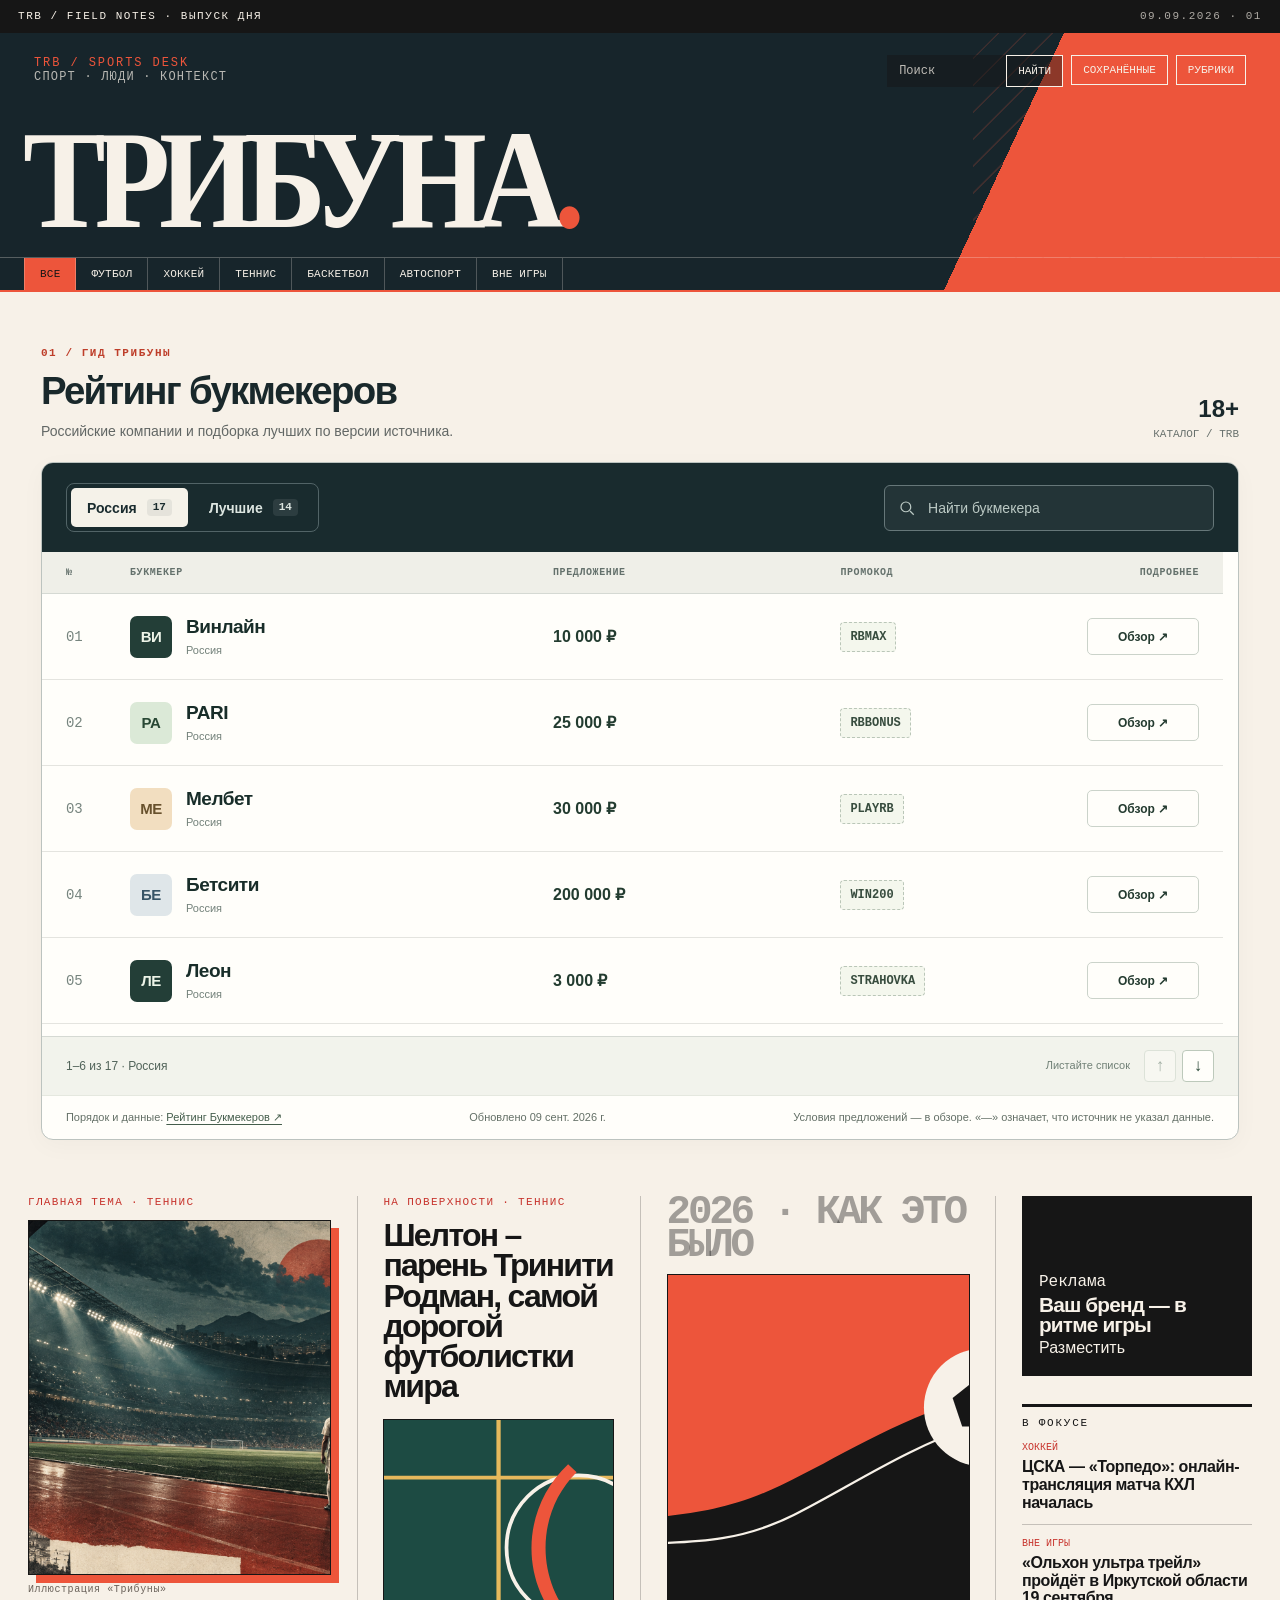
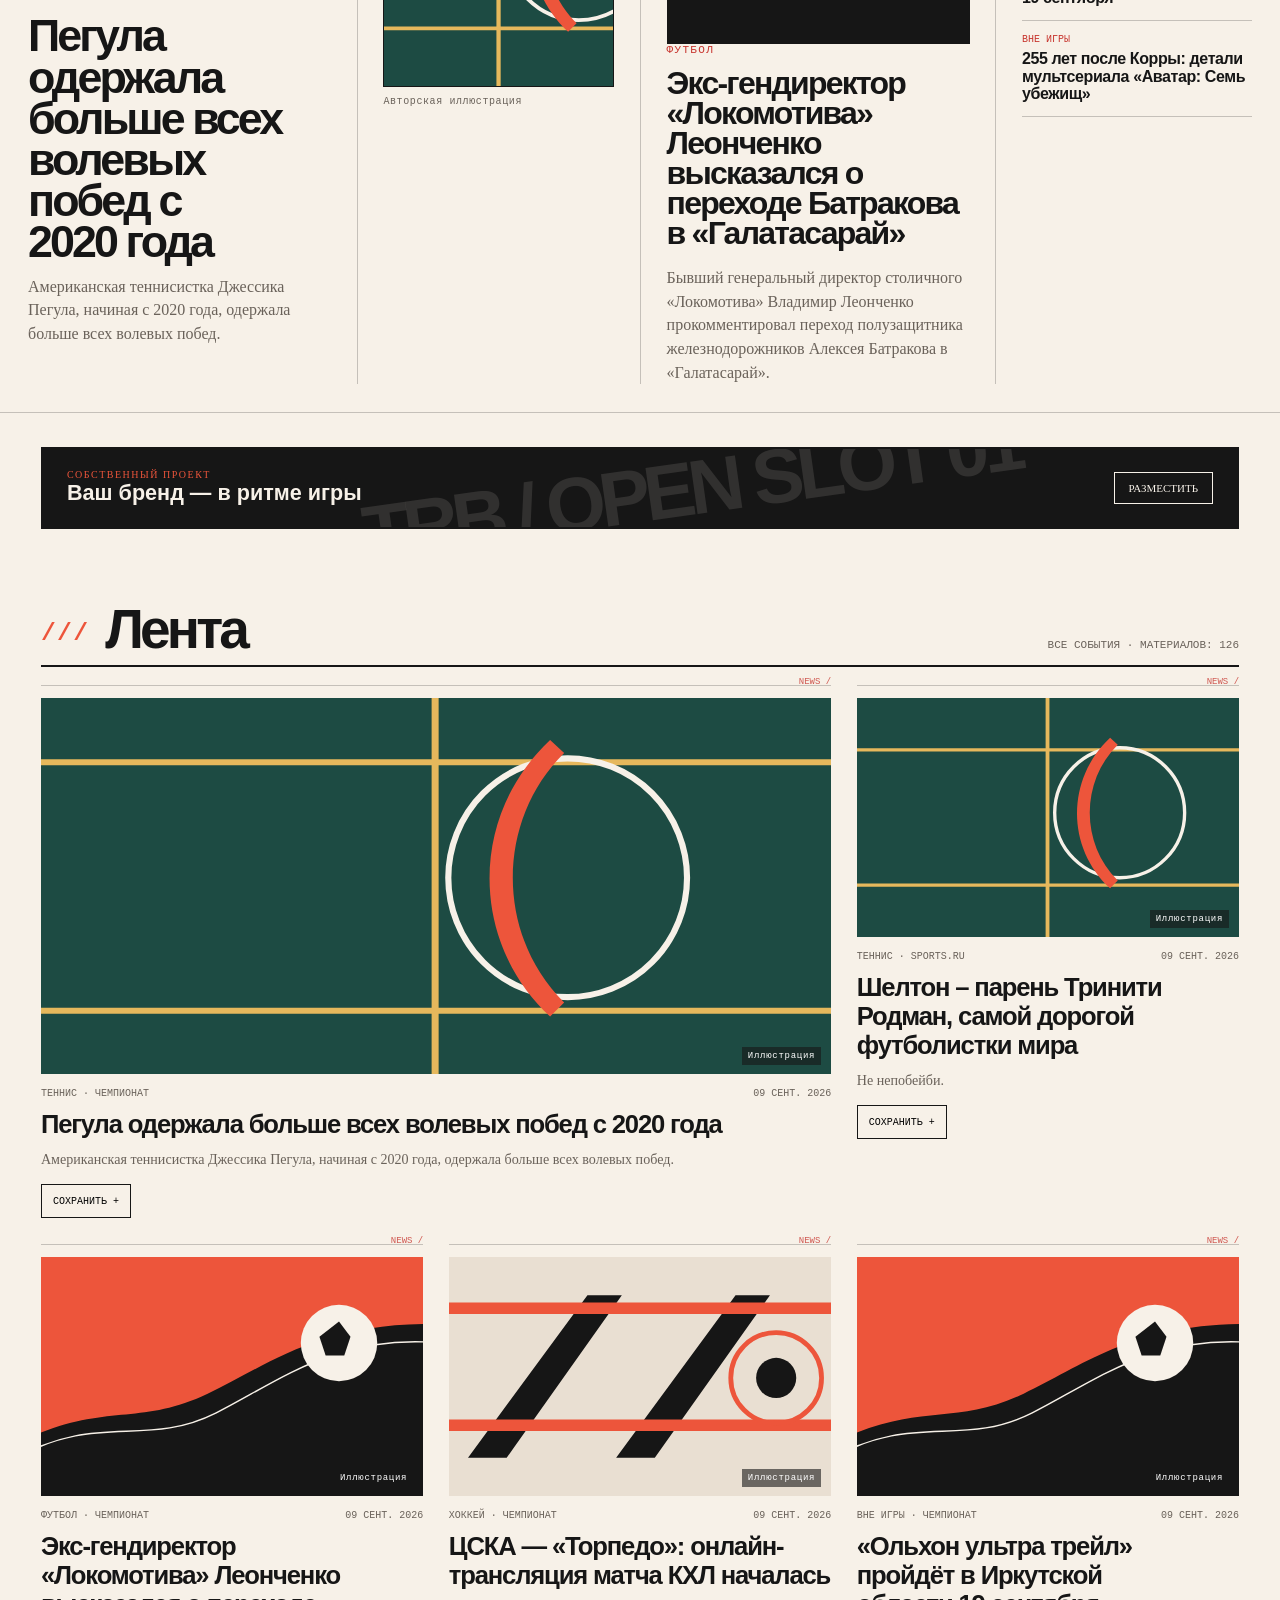
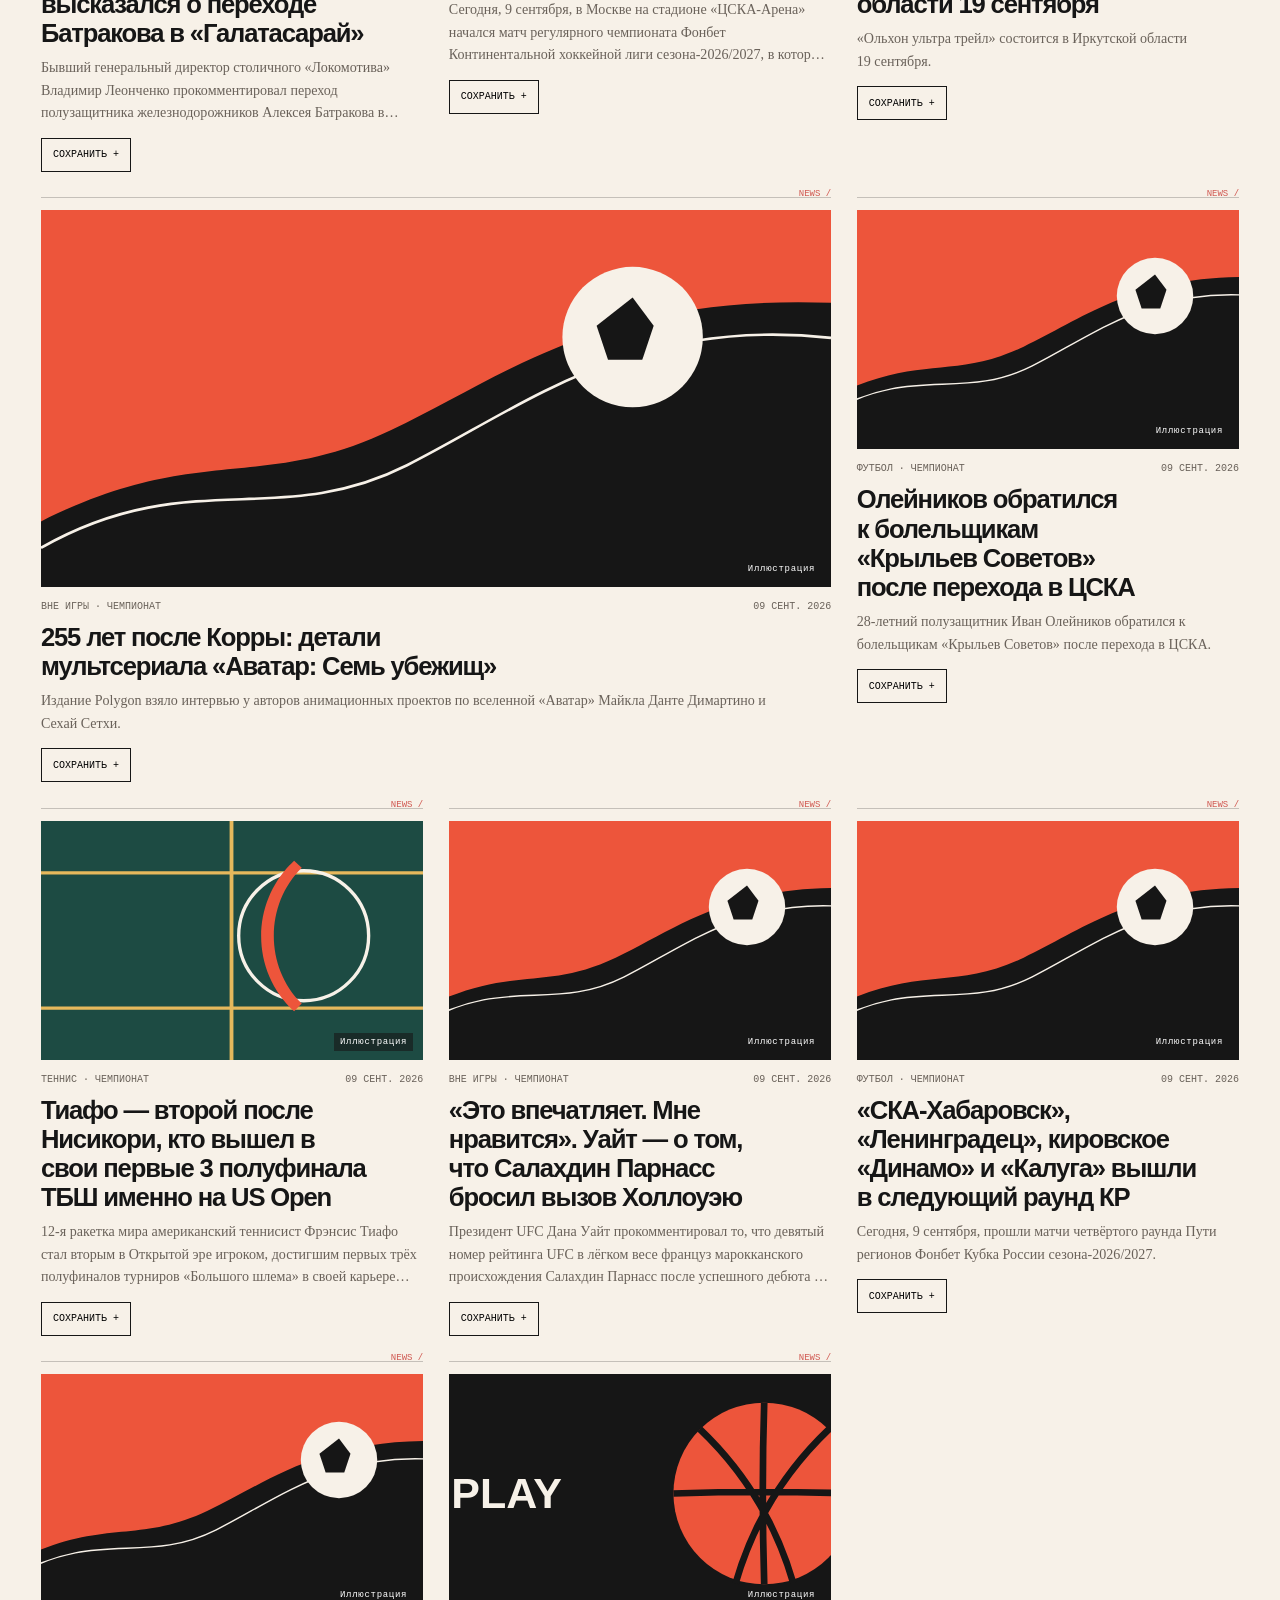
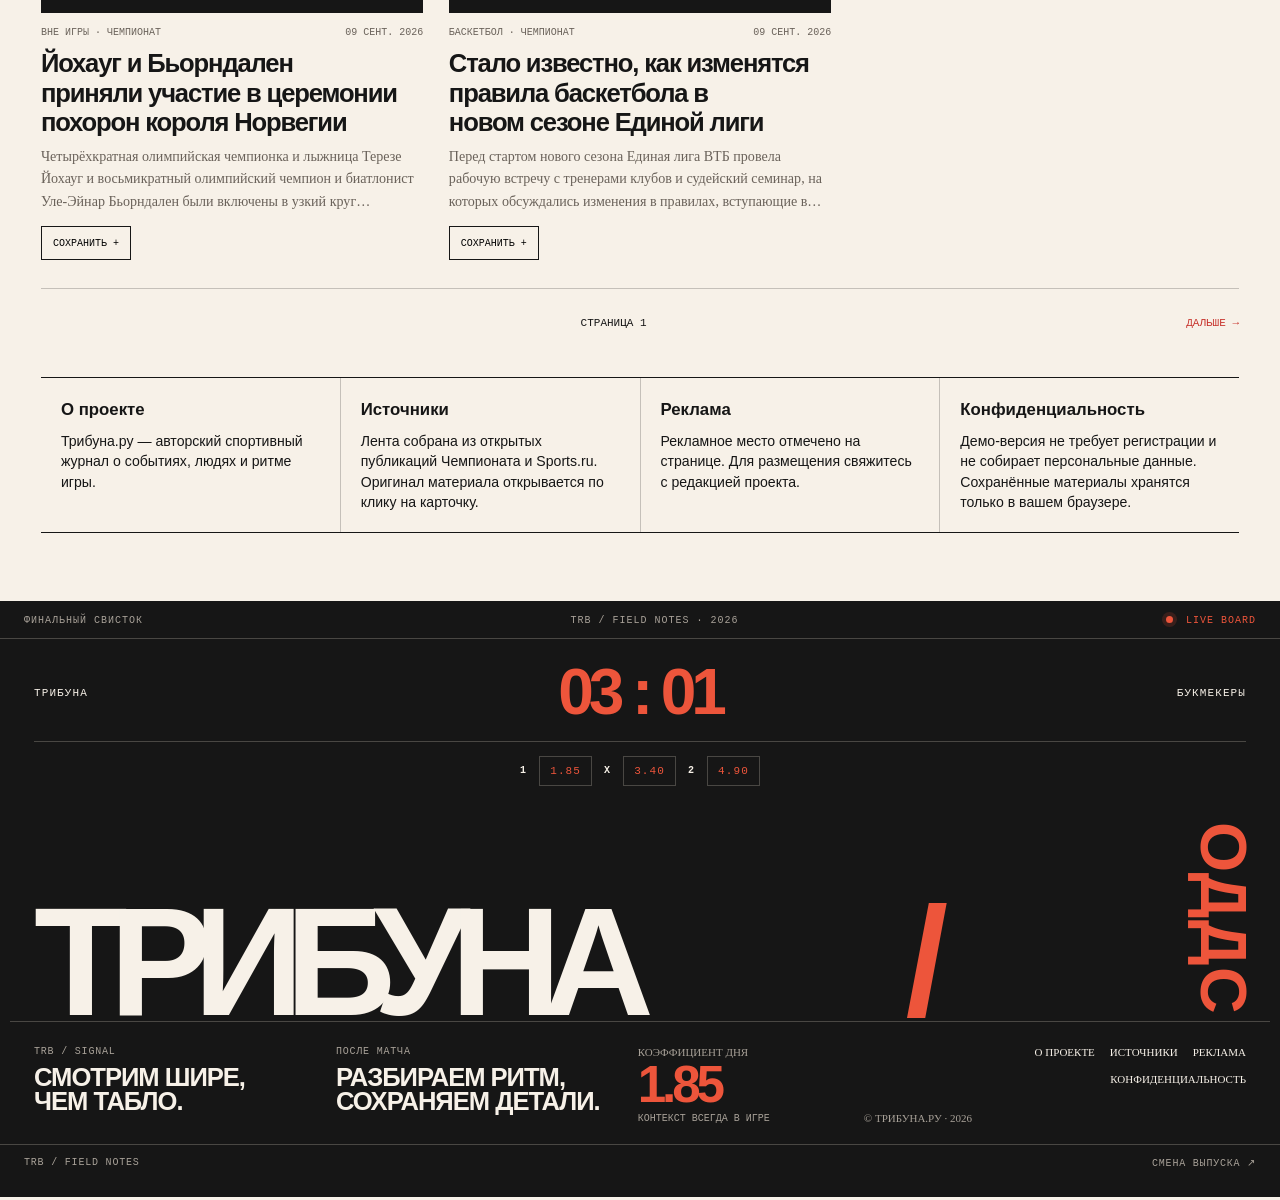
<file: docs/index.html>
<!doctype html>
<html lang="ru"><head><meta charset="utf-8"><meta name="viewport" content="width=device-width,initial-scale=1"><meta name="description" content="Трибуна — спортивный журнал о ритме игры"><title>Трибуна.ру — спорт с характером</title><link rel="stylesheet" href="style.css?v=20260909m"><script id="initial-data" type="application/json">{"issue":{"number":"20260909","date":"2026-09-09","title":"Трибуна"},"nav":[{"id":"all","label":"Все"},{"id":"football","label":"Футбол"},{"id":"hockey","label":"Хоккей"},{"id":"tennis","label":"Теннис"},{"id":"basketball","label":"Баскетбол"},{"id":"motorsport","label":"Автоспорт"},{"id":"other","label":"Вне игры"}],"hero":{"id":"n-e34eb6370055c78dc475ed06","title":"Пегула одержала больше всех волевых побед с 2020 года","summary":"Американская теннисистка Джессика Пегула, начиная с 2020 года, одержала больше всех волевых побед.","url":"https://www.championat.com/tennis/news-6614048-pegula-oderzhala-bolshe-vseh-volevyh-pobed-s-2020-goda.html","source_id":"championat-news","source_name":"Чемпионат","tag":"tennis","image_path":"","published_at":"2026-09-09T16:33:20Z","is_demo":true},"feed":[{"id":"n-e34eb6370055c78dc475ed06","title":"Пегула одержала больше всех волевых побед с 2020 года","summary":"Американская теннисистка Джессика Пегула, начиная с 2020 года, одержала больше всех волевых побед.","url":"https://www.championat.com/tennis/news-6614048-pegula-oderzhala-bolshe-vseh-volevyh-pobed-s-2020-goda.html","source_id":"championat-news","source_name":"Чемпионат","tag":"tennis","image_path":"","published_at":"2026-09-09T16:33:20Z","is_demo":true},{"id":"n-a56150087801d970ace6a9ab","title":"Шелтон – парень Тринити Родман, самой дорогой футболистки мира","summary":"Не непобейби.","url":"https://www.sports.ru/tennis/blogs/3362423.html","source_id":"sports-news","source_name":"Sports.ru","tag":"tennis","image_path":"","published_at":"2026-09-09T16:31:00Z","is_demo":true},{"id":"n-d86a2423813c62c22742a3d6","title":"Экс-гендиректор «Локомотива» Леонченко высказался о переходе Батракова в «Галатасарай»","summary":"Бывший генеральный директор столичного «Локомотива» Владимир Леонченко прокомментировал переход полузащитника железнодорожников Алексея Батракова в «Галатасарай».","url":"https://www.championat.com/football/news-6614020-eks-gendirektor-lokomotiva-leonchenko-vyskazalsya-o-perehode-batrakova-v-galatasaraj.html","source_id":"championat-news","source_name":"Чемпионат","tag":"football","image_path":"","published_at":"2026-09-09T16:30:05Z","is_demo":true},{"id":"n-461a832f519211ee0f235984","title":"ЦСКА — «Торпедо»: онлайн-трансляция матча КХЛ началась","summary":"Сегодня, 9 сентября, в Москве на стадионе «ЦСКА-Арена» начался матч регулярного чемпионата Фонбет Континентальной хоккейной лиги сезона-2026/2027, в котором ЦСКА принимает на своей площадке нижегородское «Торпедо».","url":"https://www.championat.com/hockey/news-6613276-cska-torpedo-onlajn-translyaciya-matcha-khl-sezona-2026-2027-nachalas.html","source_id":"championat-news","source_name":"Чемпионат","tag":"hockey","image_path":"","published_at":"2026-09-09T16:30:04Z","is_demo":true},{"id":"n-45969f3f495ae2fb0fb5c82c","title":"«Ольхон ультра трейл» пройдёт в Иркутской области 19 сентября","summary":"«Ольхон ультра трейл» состоится в Иркутской области 19 сентября.","url":"https://www.championat.com/lifestyle/news-6612398-olhon-ultra-trejl-projdyot-v-irkutskoj-oblasti-19-sentyabrya.html","source_id":"championat-news","source_name":"Чемпионат","tag":"other","image_path":"","published_at":"2026-09-09T16:30:04Z","is_demo":true},{"id":"n-c6865bb33366a28380324711","title":"255 лет после Корры: детали мультсериала «Аватар: Семь убежищ»","summary":"Издание Polygon взяло интервью у авторов анимационных проектов по вселенной «Аватар» Майкла Данте Димартино и Сехай Сетхи.","url":"https://www.championat.com/cybersport/news-6614022-255-let-posle-korry-detali-multseriala-avatar-sem-ubezhisch.html","source_id":"championat-news","source_name":"Чемпионат","tag":"other","image_path":"","published_at":"2026-09-09T16:29:48Z","is_demo":true},{"id":"n-0f3dc38d966c4c226fd7f16c","title":"Олейников обратился к болельщикам «Крыльев Советов» после перехода в ЦСКА","summary":"28-летний полузащитник Иван Олейников обратился к болельщикам «Крыльев Советов» после перехода в ЦСКА.","url":"https://www.championat.com/football/news-6614050-olejnikov-obratilsya-k-bolelschikam-krylev-sovetov-posle-perehoda-v-cska.html","source_id":"championat-news","source_name":"Чемпионат","tag":"football","image_path":"","published_at":"2026-09-09T16:29:26Z","is_demo":true},{"id":"n-99dcc659fee2e46f9e198e05","title":"Тиафо — второй после Нисикори, кто вышел в свои первые 3 полуфинала ТБШ именно на US Open","summary":"12-я ракетка мира американский теннисист Фрэнсис Тиафо стал вторым в Открытой эре игроком, достигшим первых трёх полуфиналов турниров «Большого шлема» в своей карьере именно на Открытом чемпионате США.","url":"https://www.championat.com/tennis/news-6614042-tiafo-vtoroj-posle-nisikori-kto-vyshel-v-svoi-pervye-3-polufinala-tbsh-imenno-na-us-open.html","source_id":"championat-news","source_name":"Чемпионат","tag":"tennis","image_path":"","published_at":"2026-09-09T16:25:39Z","is_demo":true},{"id":"n-d4487493e5bade8dd8984957","title":"«Это впечатляет. Мне нравится». Уайт — о том, что Салахдин Парнасс бросил вызов Холлоуэю","summary":"Президент UFC Дана Уайт прокомментировал то, что девятый номер рейтинга UFC в лёгком весе француз марокканского происхождения Салахдин Парнасс после успешного дебюта в организации бросил вызов экс-чемпиону UFC в полулёгком весе, а также бывшему обладателю титула BMF американцу Максу Холлоуэю.","url":"https://www.championat.com/boxing/news-6614028-eto-vpechatlyaet-mne-nravitsya-uajt-o-tom-chto-salahdin-parnass-brosil-vyzov-holloueyu.html","source_id":"championat-news","source_name":"Чемпионат","tag":"other","image_path":"","published_at":"2026-09-09T16:25:03Z","is_demo":true},{"id":"n-211bba2eb21441bf084dfa74","title":"«СКА-Хабаровск», «Ленинградец», кировское «Динамо» и «Калуга» вышли в следующий раунд КР","summary":"Сегодня, 9 сентября, прошли матчи четвёртого раунда Пути регионов Фонбет Кубка России сезона-2026/2027.","url":"https://www.championat.com/football/news-6613886-ska-habarovsk-leningradec-kirovskoe-dinamo-i-kaluga-vyshli-v-sleduyuschij-raund-kubka-rossii-2026-2027-9-sentyabrya-2026.html","source_id":"championat-news","source_name":"Чемпионат","tag":"football","image_path":"","published_at":"2026-09-09T16:24:47Z","is_demo":true},{"id":"n-06daab13a9a1a4f97de7deca","title":"Йохауг и Бьорндален приняли участие в церемонии похорон короля Норвегии","summary":"Четырёхкратная олимпийская чемпионка и лыжница Терезе Йохауг и восьмикратный олимпийский чемпион и биатлонист Уле-Эйнар Бьорндален были включены в узкий круг приглашённых на церемонию похорон норвежского короля Харальда V, которая состоялась сегодня, 9 сентября, в Кафедральном соборе Осло.","url":"https://www.championat.com/biathlon/news-6614032-johaug-i-borndalen-prinyali-uchastie-v-ceremonii-pohoron-korolya-norvegii.html","source_id":"championat-news","source_name":"Чемпионат","tag":"other","image_path":"","published_at":"2026-09-09T16:24:00Z","is_demo":true},{"id":"n-4ba098e03d5be6369757dce2","title":"Стало известно, как изменятся правила баскетбола в новом сезоне Единой лиги","summary":"Перед стартом нового сезона Единая лига ВТБ провела рабочую встречу с тренерами клубов и судейский семинар, на которых обсуждались изменения в правилах, вступающие в силу с сезона-2026/2027.","url":"https://www.championat.com/basketball/news-6614030-stalo-izvestno-kak-izmenyatsya-pravila-basketbola-v-novom-sezone-edinoj-ligi.html","source_id":"championat-news","source_name":"Чемпионат","tag":"basketball","image_path":"","published_at":"2026-09-09T16:20:53Z","is_demo":true},{"id":"n-46d4b7f3f0d6bc32f3a086f6","title":"«Буду пить и постараюсь забыть о матче». Носкова — о поражении от Соболенко на US Open","summary":"Чемпионка Уимблдона-2026, шестая ракетка мира чешская теннисистка Линда Носкова поделилась эмоциями после поражения в матче 1/4 финала US Open – 2026 от белоруски Арины Соболенко.","url":"https://www.championat.com/tennis/news-6614024-budu-pit-i-postarayus-zabyt-o-matche-noskova-o-porazhenii-ot-sobolenko-na-us-open.html","source_id":"championat-news","source_name":"Чемпионат","tag":"tennis","image_path":"","published_at":"2026-09-09T16:16:28Z","is_demo":true},{"id":"n-7b260d4bd25e04ed4c909eda","title":"«Тигрес» сделал официальное предложение ЦСКА по Лусиано Гонду — Грова","summary":"«Тигрес» сделал официальное предложение ЦСКА по трансферу нападающего Лусиано Гонду, сообщает журналист Герман Гарсия Грова на своей странице в социальной сети X.","url":"https://www.championat.com/football/news-6614008-tigres-sdelal-oficialnoe-predlozhenie-cska-po-lusiano-gondu-grova.html","source_id":"championat-news","source_name":"Чемпионат","tag":"football","image_path":"","published_at":"2026-09-09T16:14:55Z","is_demo":true},{"id":"n-732afd9f2b7dfbf9a4b7ddcf","title":"Ислам Махачев оценил вероятность перехода Усмана Нурмагомедова в UFC","summary":"34-летний действующий обладатель титула UFC в полусреднем весе россиянин Ислам Махачев оценил вероятность перехода одноклубника, а также непобеждённого чемпиона PFL в лёгком весе соотечественника Усмана Нурмагомедова в североамериканский промоушен.","url":"https://www.championat.com/boxing/news-6614016-islam-mahachev-ocenil-veroyatnost-perehoda-usmana-nurmagomedova-v-ufc.html","source_id":"championat-news","source_name":"Чемпионат","tag":"other","image_path":"","published_at":"2026-09-09T16:12:53Z","is_demo":true},{"id":"n-03dd51484f6e6b98f937ee5c","title":"Из-за угрозы БПЛА матч «Мамонты Югры» — «Молот» перенесён на 10 сентября","summary":"Матч OLIMPBET Молодёжной хоккейной лиги между «Мамонтами Югры» и «Молотом» перенесён на 10 сентября, сообщает пресс-служба МХЛ.","url":"https://www.championat.com/hockey/news-6614018-iz-za-ugrozy-bpla-match-mamonty-yugry-molot-perenesyon-na-10-sentyabrya.html","source_id":"championat-news","source_name":"Чемпионат","tag":"hockey","image_path":"","published_at":"2026-09-09T16:11:14Z","is_demo":true},{"id":"n-e95f3135c40f65dc5b6c6cf8","title":"«Это были не слухи». Батраков — о несостоявшемся переходе в «ПСЖ»","summary":"Полузащитник Алексей Батраков высказался о несостоявшемся трансфере в «ПСЖ».","url":"https://www.championat.com/football/news-6614006-eto-byli-ne-sluhi-batrakov-o-nesostoyavshemsya-perehode-v-pszh.html","source_id":"championat-news","source_name":"Чемпионат","tag":"football","image_path":"","published_at":"2026-09-09T16:08:10Z","is_demo":true},{"id":"n-e5dadb2ea2cb4dda7e37e894","title":"Ислам Махачев отреагировал на сенсационное поражение Умара Нурмагомедова","summary":"34-летний действующий обладатель титула UFC в полусреднем весе россиянин Ислам Махачев прокомментировал поражение нокаутом бывшего претендента на титул UFC в легчайшем весе россиянина Умара Нурмагомедова в бою с представителем Китая Сонг Ядонгом.","url":"https://www.championat.com/boxing/news-6614002-islam-mahachev-otreagiroval-na-sensacionnoe-porazhenie-umara-nurmagomedova.html","source_id":"championat-news","source_name":"Чемпионат","tag":"other","image_path":"","published_at":"2026-09-09T16:05:14Z","is_demo":true},{"id":"n-da9b4c96d19556cf7b8ac70b","title":"Иван Олейников перешёл из «Крыльев Советов» в ЦСКА","summary":"28-летний полузащитник Иван Олейников перешёл из «Крыльев Советов» в ЦСКА.","url":"https://www.championat.com/football/news-6614014-ivana-olejnikov-pereshyol-iz-krylev-sovetov-v-cska.html","source_id":"championat-news","source_name":"Чемпионат","tag":"football","image_path":"","published_at":"2026-09-09T16:05:10Z","is_demo":true},{"id":"n-999833763e21c07530c033d5","title":"«Ливерпуль» — «Атлетико»: онлайн-трансляция матча Лиги чемпионов начнётся в 22:00 мск","summary":"Сегодня, 9 сентября, состоится матч 1-го тура общего этапа Лиги чемпионов сезона-2026/2027, в котором встретятся «Ливерпуль» и «Атлетико» Мадрид.","url":"https://www.championat.com/football/news-6613894-liverpul-atletiko-pryamaya-onlajn-translyaciya-matcha-1-go-tura-ligi-chempionov-sezona-2026-2027-nachnyotsya-v-22-00-msk-9-sentyab.html","source_id":"championat-news","source_name":"Чемпионат","tag":"football","image_path":"","published_at":"2026-09-09T16:00:06Z","is_demo":true},{"id":"n-de52e85a414510d29930133f","title":"«Спортинг» — «Галатасарай»: онлайн-трансляция матча Лиги чемпионов начнётся в 22:00 мск","summary":"Сегодня, 9 сентября, состоится матч 1-го тура общего этапа Лиги чемпионов УЕФА сезона-2026/2027, в котором встретятся португальский «Спортинг» и турецкий «Галатасарай».","url":"https://www.championat.com/football/news-6613368-sporting-galatasaraj-onlajn-translyaciya-matcha-1-go-tura-obschego-etapa-ligi-chempionov-2026-2027-nachnetsya-v-22-00-9-sentyabrya.html","source_id":"championat-news","source_name":"Чемпионат","tag":"football","image_path":"","published_at":"2026-09-09T16:00:05Z","is_demo":true},{"id":"n-6a8ccfdbe2ebd3b5d202a3d4","title":"«Наполи» — «Арсенал»: онлайн-трансляция игры 1-го тура Лиги чемпионов начнётся в 22:00 мск","summary":"Сегодня, 9 сентября, состоится матч 1-го тура общего этапа Лиги чемпионов УЕФА сезона-2026/2027, в котором встретятся итальянский «Наполи» и английский «Арсенал».","url":"https://www.championat.com/football/news-6613358-napoli-arsenal-onlajn-translyaciya-matcha-1-go-tura-obschego-etapa-ligi-chempionov-2026-2027-nachnetsya-v-22-00-msk-9-sentyabrya-2.html","source_id":"championat-news","source_name":"Чемпионат","tag":"football","image_path":"","published_at":"2026-09-09T16:00:05Z","is_demo":true},{"id":"n-f5687a1fed069fa60268b595","title":"«ПСЖ» — «Слован»: онлайн-трансляция матча 1-го тура Лиги чемпионов начнётся в 22:00 мск","summary":"Сегодня, 9 сентября, состоится матч 1-го тура общего этапа Лиги чемпионов УЕФА сезона-2026/2027, в котором встретятся французский «Пари Сен-Жермен» и словацкий «Слован».","url":"https://www.championat.com/football/news-6613384-pszh-slovan-onlajn-translyaciya-matcha-1-go-tura-obschego-etapa-ligi-chempionov-2026-2027-nachnetsya-v-22-00-msk-9-sentyabrya-2026.html","source_id":"championat-news","source_name":"Чемпионат","tag":"football","image_path":"","published_at":"2026-09-09T16:00:05Z","is_demo":true},{"id":"n-9b616fb84f2af0e1ae625a60","title":"«Наполи» — «Арсенал»: прогноз Владислава Радимова на матч Лиги чемпионов в Италии","summary":"Известный футболист и тренер Владислав Радимов дал прогноз на матч «Наполи» — «Арсенал».","url":"https://www.championat.com/bets/news-6613390-napoli-arsenal-prognoz-vladislava-radimova-na-match-ligi-chempionov-v-italii.html","source_id":"championat-news","source_name":"Чемпионат","tag":"other","image_path":"","published_at":"2026-09-09T16:00:05Z","is_demo":true},{"id":"n-cc4359766a63fe497fdd7678","title":"«Чемпионат» и Okko покажут матч «Галатасарая» Батракова со «Спортингом» в Лиге чемпионов","summary":"Сегодня, 9 сентября, в 22:00 мск на странице Okko на «Чемпионате» начнётся прямая трансляция матча 1-го тура общего этапа Лиги чемпионов сезона-2026/2027 между клубами «Спортинг» и «Галатасарай».","url":"https://www.championat.com/football/news-6611292-sporting-galatasaraj-pryamaya-translyaciya-matcha-1-go-tura-obschego-etapa-ligi-chempionov-po-futbolu-2026-2027-nachnetsya-v-22-00.html","source_id":"championat-news","source_name":"Чемпионат","tag":"football","image_path":"","published_at":"2026-09-09T16:00:04Z","is_demo":true},{"id":"n-d25c560d205f5688bab8e8c4","title":"Что делать «Клипперс» после казни от НБА?","summary":"Михаил Прохоров даст подсказку.","url":"https://www.sports.ru/basketball/blogs/3475888.html","source_id":"sports-news","source_name":"Sports.ru","tag":"basketball","image_path":"","published_at":"2026-09-09T16:00:00Z","is_demo":true},{"id":"n-7986aaabf17d72f05fbf5cab","title":"«При всём уважении...» Ферстаппен раскритиковал правила, указав на Цуноду и Лоусона","summary":"Четырёхкратный чемпион мира Макс Ферстаппен заявил, что нынешние болиды Формулы-1 «притупляют» действия гонщика, и в качестве примера привёл пилотов Юки Цуноду и Лиама Лоусона.","url":"https://www.championat.com/auto/news-6613992-pri-vsyom-uvazhenii-ferstappen-raskritikoval-pravila-ukazav-na-cunodu-i-lousona.html","source_id":"championat-news","source_name":"Чемпионат","tag":"motorsport","image_path":"","published_at":"2026-09-09T15:59:41Z","is_demo":true},{"id":"n-ba4ad33731050084c793f08f","title":"Молодёжный Итоговый турнир АТР — 2026 перенесён из Саудовской Аравии в Италию","summary":"Молодёжный Итоговый турнир АТР — 2026 перенесён из Джидды, Саудовская Аравия, в итальянский город Реджо-ди-Калабрия.","url":"https://www.championat.com/tennis/news-6614004-molodyozhnyj-itogovyj-turnir-atr-2026-perenesyon-iz-saudovskoj-aravii-v-italiyu.html","source_id":"championat-news","source_name":"Чемпионат","tag":"tennis","image_path":"","published_at":"2026-09-09T15:58:20Z","is_demo":true},{"id":"n-275658b99d6cfdcb35ab24b3","title":"«Локомотив-Кубань» проиграл клубу Евролиги на турнире Gloria Cup в Турции","summary":"В турецком городе Белек завершился матч международного предсезонного баскетбольного турнира Gloria Cup между стамбульским «Анадолу Эфес» и российским «Локомотивом-Кубань».","url":"https://www.championat.com/basketball/news-6613962-lokomotiv-kuban-proigral-klubu-evroligi-na-turnire-gloria-cup-v-turcii.html","source_id":"championat-news","source_name":"Чемпионат","tag":"basketball","image_path":"","published_at":"2026-09-09T15:57:32Z","is_demo":true},{"id":"n-66c431e349f7618aa9313127","title":"Фильм «Мстители: Судный день» поставил рекорд по сборам за три месяца до выхода","summary":"Портал Global Box Office раскрыл данные о предпродажах билетов на фильм «Мстители: Судный день».","url":"https://www.championat.com/cybersport/news-6613978-film-mstiteli-sudnyj-den-postavil-rekord-po-sboram-za-tri-mesyaca-do-vyhoda.html","source_id":"championat-news","source_name":"Чемпионат","tag":"other","image_path":"","published_at":"2026-09-09T15:56:36Z","is_demo":true},{"id":"n-c3de26a25307b54bdd1870f4","title":"«Муром» победил «Велес» в матче четвёртого раунда Кубка России","summary":"Завершился матч четвёртого раунда Пути регионов Фонбет Кубка России, в котором встречались «Муром» и московский «Велес».","url":"https://www.championat.com/football/news-6613986-murom-veles-rezultat-matcha-9-sentyabrya-2026-schet-1-0-4-j-raund-kubka-rossii-sezona-2026-2027.html","source_id":"championat-news","source_name":"Чемпионат","tag":"football","image_path":"","published_at":"2026-09-09T15:56:13Z","is_demo":true},{"id":"n-69d94be39b5dc4e7f0b2aef2","title":"«Надеюсь, скоро». Анастасия Павлюченкова рассказала, когда планирует вернуться на корт","summary":"Олимпийская чемпионка 2020 года в миксте российская теннисистка Анастасия Павлюченкова рассказала, когда планирует вернуться на корт.","url":"https://www.championat.com/tennis/news-6613998-nadeyus-skoro-anastasiya-pavlyuchenkova-rasskazala-kogda-planiruet-vernutsya-na-kort.html","source_id":"championat-news","source_name":"Чемпионат","tag":"tennis","image_path":"","published_at":"2026-09-09T15:56:13Z","is_demo":true},{"id":"n-be7a11d906e4783d5b0c220b","title":"Гаврилов — о трёх поражениях «Зенита» в РПЛ: играть должна команда, не каждый сам за себя","summary":"Бывший полузащитник «Спартака» Юрий Гаврилов высказался о трёх поражениях «Зенита» на старте сезона-2026/2027 в Альфа-Банк РПЛ.","url":"https://www.championat.com/football/news-6614000-gavrilov-o-tryoh-porazheniyah-zenita-v-rpl-igrat-dolzhna-komanda-ne-kazhdyj-sam-za-sebya.html","source_id":"championat-news","source_name":"Чемпионат","tag":"football","image_path":"","published_at":"2026-09-09T15:55:19Z","is_demo":true},{"id":"n-c28d3ef094b9f8f1a79d549c","title":"«Не думаю, что за пределами бокса его знают». Райан Гарсия вновь раскритиковал Кроуфорда","summary":"Действующий чемпион мира по версии WBC в полусреднем весе американец мексиканского происхождения Райан Гарсия критично высказался в адрес непобеждённого бывшего абсолютного чемпиона мира в трёх весовых категориях соотечественника Теренса Кроуфорда.","url":"https://www.championat.com/boxing/news-6613996-ne-dumayu-chto-za-predelami-boksa-ego-znayut-rajan-garsiya-vnov-raskritikoval-krouforda.html","source_id":"championat-news","source_name":"Чемпионат","tag":"other","image_path":"","published_at":"2026-09-09T15:53:32Z","is_demo":true},{"id":"n-c59dda69eaf79696bf9ed33c","title":"Штюцле отреагировал на насмешки Маршана по поводу возможного капитанства в «Оттаве»","summary":"Форвард «Оттавы Сенаторз» Тим Штюцле отреагировал на насмешки нападающего «Флориды Пантерз» Брэда Маршана по поводу возможного капитанства в канадском клубе.","url":"https://www.championat.com/hockey/news-6613958-shtyucle-otreagiroval-na-nasmeshki-marshana-po-povodu-vozmozhnogo-kapitanstva-v-ottave.html","source_id":"championat-news","source_name":"Чемпионат","tag":"hockey","image_path":"","published_at":"2026-09-09T15:50:04Z","is_demo":true},{"id":"n-fe20d20ff244878dadedf44c","title":"Арина Соболенко опубликовала коллекцию фото с женихом в честь его дня рождения","summary":"Победительница четырёх турниров «Большого шлема», первая ракетка мира белорусская теннисистка Арина Соболенко опубликовала на своей странице в социальной сети несколько фото со своим женихом, бразильским бизнесменом Георгиосом Франгулисом в честь его дня рождения.","url":"https://www.championat.com/tennis/news-6613988-arina-sobolenko-opublikovala-kollekciyu-foto-s-zhenihom-v-chest-ego-dnya-rozhdeniya.html","source_id":"championat-news","source_name":"Чемпионат","tag":"tennis","image_path":"","published_at":"2026-09-09T15:44:17Z","is_demo":true},{"id":"n-cd7d9cae3781400b687b9b71","title":"Карен Хачанов — Александр Блокс: онлайн-трансляция 1/4 финала US Open — 2026 началась","summary":"Сегодня, 9 сентября, на US Open — 2026 стартовал матч 1/4 финала, где 50-я ракетка мира российский теннисист Карен Хачанов сражается с 34-м номером мирового рейтинга представителем Бельгии Александром Блоксом.","url":"https://www.championat.com/tennis/news-6613984-karen-hachanov-aleksandr-bloks-onlajn-translyaciya-1-4-finala-us-open-2026-nachalas.html","source_id":"championat-news","source_name":"Чемпионат","tag":"tennis","image_path":"","published_at":"2026-09-09T15:42:49Z","is_demo":true},{"id":"n-424ff5cbdc2a7c169946580f","title":"Правда, что в АПЛ запрещено покупать русских? Разбираем с юристом – на примере Головина и «Лидса»","summary":"Экспертиза Михаила Прокопца.","url":"https://www.sports.ru/football/blogs/3473413.html","source_id":"sports-news","source_name":"Sports.ru","tag":"football","image_path":"","published_at":"2026-09-09T15:40:00Z","is_demo":true},{"id":"n-7bd21f7b69c1d4ed85136bd7","title":"«Барселона» — «Фейеноорд»: стартовые составы команд на матч 1-го тура Лиги чемпионов","summary":"Сегодня, 9 сентября, состоится матч 1-го тура общего этапа Лиги чемпионов сезона-2026/2027, в котором встретятся «Барселона» (Испания) и «Фейеноорд» (Нидерланды).","url":"https://www.championat.com/football/news-6613936-barselona-fejenoord-startovye-sostavy-komand-na-match-1-go-tura-ligi-chempionov-uefa-2026-2027-9-sentyabrya-2026.html","source_id":"championat-news","source_name":"Чемпионат","tag":"football","image_path":"","published_at":"2026-09-09T15:39:22Z","is_demo":true},{"id":"n-99a8cdc698e2a3119ab85eec","title":"Кевин Хейз и Егор Соколов дебютируют за «Ак Барс» в игре с «Трактором»","summary":"Сегодня, 9 сентября, в Казани состоится матч 19-го сезона Фонбет Континентальной хоккейной лиги между местным «Ак Барсом» и челябинским «Трактором».","url":"https://www.championat.com/hockey/news-6613976-kevin-hejz-i-egor-sokolov-debyutiruyut-za-ak-bars-v-igre-s-traktorom.html","source_id":"championat-news","source_name":"Чемпионат","tag":"hockey","image_path":"","published_at":"2026-09-09T15:37:16Z","is_demo":true},{"id":"n-edaaec10ddb3234f49faf0ed","title":"В сентябре в PS Plus добавят WWE 2K26, Ball x Pit, Ninja Gaiden и другие игры","summary":"Sony анонсировала новую подборку игр для подписки PS Plus.","url":"https://www.championat.com/cybersport/news-6613974-besplatnye-igry-ps-plus-v-sentyabre-2026-wwe-2k26-ball-x-pit-ninja-gaiden-slitterhead-sniper-elite-i-drugie.html","source_id":"championat-news","source_name":"Чемпионат","tag":"other","image_path":"","published_at":"2026-09-09T15:36:44Z","is_demo":true},{"id":"n-497e5f16b706458c7490f233","title":"Эрлинг Холанд поднялся на третье место в списке лучших бомбардиров «Манчестер Сити»","summary":"Нападающий «Манчестер Сити» Эрлинг Холанд поднялся на третье место в списке самых результативных голеадоров клуба.","url":"https://www.championat.com/football/news-6613968-erling-holand-podnyalsya-na-trete-mesto-v-spiske-luchshih-bombardirov-manchester-siti.html","source_id":"championat-news","source_name":"Чемпионат","tag":"football","image_path":"","published_at":"2026-09-09T15:36:05Z","is_demo":true},{"id":"n-68d32142262db635a72e968e","title":"«Эдмонтон» подписал Форментона, которого ранее оправдали по делу о сексуальном насилии","summary":"«Эдмонтон Ойлерз» подписал однолетний контракт с форвардом Алексом Форментоном.","url":"https://www.championat.com/hockey/news-6613964-edmonton-podpisal-formentona-kotorogo-ranee-opravdali-po-delu-o-seksualnom-nasilii.html","source_id":"championat-news","source_name":"Чемпионат","tag":"hockey","image_path":"","published_at":"2026-09-09T15:31:46Z","is_demo":true},{"id":"n-190a24598cb4c66f484bcb14","title":"Гаврилов: рано начали говорить о возможном чемпионстве «Спартака»","summary":"Бывший полузащитник «Спартака» Юрий Гаврилов поделился своим мнением о текущем положении команды.","url":"https://www.championat.com/football/news-6613946-gavrilov-rano-nachali-govorit-o-vozmozhnom-chempionstve-spartaka.html","source_id":"championat-news","source_name":"Чемпионат","tag":"football","image_path":"","published_at":"2026-09-09T15:30:05Z","is_demo":true},{"id":"n-7e3e2332ea10318892d7d57d","title":"Хачанов — Блокс: онлайн-трансляция 1/4 финала US Open — 2026 начнётся не ранее 21:30 мск","summary":"Сегодня, 9 сентября, 50-я ракетка мира российский теннисист Карен Хачанов поборется за выход в 1/2 финала Открытого чемпионата США — 2026 с 34-м номером мирового рейтинга бельгийцем Александром Блоксом.","url":"https://www.championat.com/tennis/news-6613892-karen-hachanov-aleksandr-bloks-onlajn-translyaciya-1-4-finala-us-open-2026-nachnyotsya-ne-ranee-21-30.html","source_id":"championat-news","source_name":"Чемпионат","tag":"tennis","image_path":"","published_at":"2026-09-09T15:30:05Z","is_demo":true},{"id":"n-8532fef3c21c1080e8a05a8f","title":"Врач объяснил, когда подёргивание глаза может быть опасно","summary":"Кратковременное подёргивание века чаще всего безобидно и возникает из-за стресса, недосыпа или переизбытка кофеина.","url":"https://www.championat.com/lifestyle/news-6613348-vrach-obyasnil-kogda-podyorgivanie-glaza-mozhet-byt-opasno.html","source_id":"championat-news","source_name":"Чемпионат","tag":"other","image_path":"","published_at":"2026-09-09T15:30:05Z","is_demo":true},{"id":"n-185e0f04e21e73f7475742a6","title":"Последний раз «Интер» выигрывал ЛЧ в далеком 2010-м. Помните, кто тогда был у руля команды?","summary":"Прайм-эра.","url":"https://www.sports.ru/specials/managers-winners/?utm_source=native","source_id":"sports-news","source_name":"Sports.ru","tag":"football","image_path":"","published_at":"2026-09-09T15:30:00Z","is_demo":true},{"id":"n-09dcc47a3d73980658add0e5","title":"Трейлер драмы «Любовь твоей жизни» с Маргарет Куолли — выход 14 октября","summary":"Компания Amazon представила трейлер фильма «Любовь твоей жизни».","url":"https://www.championat.com/cybersport/news-6613942-film-lyubov-tvoej-zhizni-margaret-kuolli-2026-data-vyhoda-gde-smotret-kogda-smotret-trejler.html","source_id":"championat-news","source_name":"Чемпионат","tag":"other","image_path":"","published_at":"2026-09-09T15:26:02Z","is_demo":true},{"id":"n-a78c71e6fc6233a41aff06b0","title":"Эксперт встал на защиту Шарля Леклера в критике его сходов с трассы по собственной вине","summary":"Эксперт и журналист BBC Эндрю Бенсон поделился мнением насчёт сходов с трассы пилота «Феррари» монегаска Шарля Леклера по собственной вине.","url":"https://www.championat.com/auto/news-6613954-ekspert-vstal-na-zaschitu-sharlya-leklera-v-kritike-ego-shodov-s-trassy-po-sobstvennoj-vine.html","source_id":"championat-news","source_name":"Чемпионат","tag":"motorsport","image_path":"","published_at":"2026-09-09T15:24:01Z","is_demo":true},{"id":"n-1640544e38cd99ddc17546f0","title":"«И что, условие? Наплевать». Бубнов — о возможном выходе Мостового в матче с «Зенитом»","summary":"Футбольный эксперт Александр Бубнов высказался о возможном выходе нападающего Андрея Мостового в составе «Локомотива» на матч 8-го тура Альфа-Банк РПЛ с «Зентом», у которого был арендован футболист.","url":"https://www.championat.com/football/news-6613960-i-chto-uslovie-naplevat-bubnov-o-vozmozhnom-vyhode-mostovogo-v-matche-s-zenitom.html","source_id":"championat-news","source_name":"Чемпионат","tag":"football","image_path":"","published_at":"2026-09-09T15:23:04Z","is_demo":true},{"id":"n-beb42f51564c65e36d67e3d4","title":"У игроков МБА после столкновения друг с другом выявили трещину в челюсти и сотрясение","summary":"Два баскетболиста МБА — Андрей Зубков и Павел Савков — получили травмы в результате столкновения друг с другом в полуфинальном матче Кубка Кондрашина и Белова с «Зенитом», сообщил генеральный директор клуба Игорь Кочарян.","url":"https://www.championat.com/basketball/news-6613956-u-igrokov-mba-posle-stolknoveniya-drug-s-drugom-vyyavili-treschinu-v-chelyusti-i-sotryasenie.html","source_id":"championat-news","source_name":"Чемпионат","tag":"basketball","image_path":"","published_at":"2026-09-09T15:22:28Z","is_demo":true},{"id":"n-2314880d8d25a3b10ef09803","title":"Рыбакина и Соболенко — претендентки на титул US Open по версии читателей «Чемпионата»","summary":"Завершился опрос «Чемпионата», в котором было предложено выбрать потенциальную победительницу US Open – 2026 в женском одиночном разряде.","url":"https://www.championat.com/tennis/news-6613952-rybakina-i-sobolenko-pretendentki-na-titul-us-open-po-versii-chitatelej-chempionata.html","source_id":"championat-news","source_name":"Чемпионат","tag":"tennis","image_path":"","published_at":"2026-09-09T15:21:24Z","is_demo":true},{"id":"n-6e9accbf1d4e31b3776ebc61","title":"«Пора двигаться дальше!» Супруга Сергея Бобровского попрощалась с Флоридой","summary":"Супруга Сергея Бобровского Ольга на своей странице в социальной сети попрощалась с Флоридой.","url":"https://www.championat.com/hockey/news-6613928-pora-dvigatsya-dalshe-supruga-sergeya-bobrovskogo-poproschalas-s-floridoj.html","source_id":"championat-news","source_name":"Чемпионат","tag":"hockey","image_path":"","published_at":"2026-09-09T15:11:04Z","is_demo":true},{"id":"n-7eaa3264ab1a3a94c7c92e8e","title":"«Ещё легче пройдёт». Махачев назвал победителя в трилогии Петра Яна с Мерабом Двалишвили","summary":"34-летний действующий обладатель титула UFC в полусреднем весе россиянин Ислам Махачев назвал победителя в трилогии между чемпионом UFC в легчайшем весе соотечественником Петром Яном и грузином Мерабом Двалишвили.","url":"https://www.championat.com/boxing/news-6613938-eschyo-legche-projdyot-mahachev-nazval-pobeditelya-v-trilogii-petra-yana-s-merabom-dvalishvili.html","source_id":"championat-news","source_name":"Чемпионат","tag":"other","image_path":"","published_at":"2026-09-09T15:10:16Z","is_demo":true},{"id":"n-4c1e3ae68c5cc20c92e7af7b","title":"Алина Загитова назвала топ-3 любимых видов спорта","summary":"Олимпийская чемпионка по фигурному катанию 24-летняя Алина Загитова рассказала о своих любимых видах спорта.","url":"https://www.championat.com/figureskating/news-6613944-alina-zagitova-nazvala-top-3-lyubimyh-vidov-sporta.html","source_id":"championat-news","source_name":"Чемпионат","tag":"other","image_path":"","published_at":"2026-09-09T15:08:19Z","is_demo":true},{"id":"n-f651e67899c8a057a6cf2335","title":"Александра Эала назвала фаворита розыгрыша женского турнира US Open — 2026","summary":"18-я ракетка мира филиппинская теннисистка Александра Эала рассказала, кого из оставшихся на US Open – 2026 игроков считает главным фаворитом в борьбе за победу в турнире у женщин.","url":"https://www.championat.com/tennis/news-6613940-aleksandra-eala-nazvala-favorita-rozygrysha-zhenskogo-turnira-us-open-2026.html","source_id":"championat-news","source_name":"Чемпионат","tag":"tennis","image_path":"","published_at":"2026-09-09T15:06:33Z","is_demo":true},{"id":"n-76bde9b156ea08e180d21efb","title":"Тьерри Анри назвал своего фаворита в борьбе за «Золотой мяч»","summary":"Бывший нападающий сборной Франции Тьерри Анри поделился своим мнением о том, кто достоин получить «Золотой мяч» в этом году.","url":"https://www.championat.com/football/news-6613930-terri-anri-nazval-svoego-favorita-na-zolotoj-myach.html","source_id":"championat-news","source_name":"Чемпионат","tag":"football","image_path":"","published_at":"2026-09-09T15:02:46Z","is_demo":true},{"id":"n-d11d8dce19f789c584e3be47","title":"«Выбрать и ждать полтора года?» Махачев отреагировал на заявление Шавката Рахмонова","summary":"34-летний действующий обладатель чемпионского титула UFC в полусреднем весе россиянин Ислам Махачев ответил на заявление непобеждённого бойца UFC, выступающего в категории до 77 кг и представляющего Казахстан, Шавката Рахмонова, который ранее осудил Ислама за желание драться не с ним, а с экс-чемпионом UFC в полусреднем весе нигерийцем Камару Усманом.","url":"https://www.championat.com/boxing/news-6613926-vybrat-i-zhdat-poltora-goda-mahachev-otreagiroval-na-zayavlenie-shavkata-rahmonova.html","source_id":"championat-news","source_name":"Чемпионат","tag":"other","image_path":"","published_at":"2026-09-09T15:00:54Z","is_demo":true},{"id":"n-73bae24fde667162b457750b","title":"Кечинов: не надо удивляться, если Батраков ничего не покажет в дебютном матче в ЛЧ","summary":"Ветеран «Спартака» Валерий Кечинов высказался о полузащитнике «Галатасарая» Алексее Батракове перед матчем 1-го тура общего этапа Лиги чемпионов, в котором турецкой команде предстоит встретиться со «Спортингом».","url":"https://www.championat.com/football/news-6613918-kechinov-ne-nado-udivlyatsya-esli-batrakov-nichego-ne-pokazhet-v-debyutnom-matche-v-lch.html","source_id":"championat-news","source_name":"Чемпионат","tag":"football","image_path":"","published_at":"2026-09-09T15:00:05Z","is_demo":true},{"id":"n-62e097a660949335fc536c4c","title":"«Ливерпуль» — «Атлетико»: прогноз Романа Павлюченко на матч Лиги чемпионов 9 сентября","summary":"Известный в прошлом футболист Роман Павлюченко дал прогноз на матч «Ливерпуль» — «Атлетико».","url":"https://www.championat.com/bets/news-6613386-liverpul-atletiko-prognoz-romana-pavlyuchenko-na-match-ligi-chempionov-9-sentyabrya.html","source_id":"championat-news","source_name":"Чемпионат","tag":"other","image_path":"","published_at":"2026-09-09T15:00:05Z","is_demo":true},{"id":"n-545d678579093d90ab9a5da8","title":"Читатели «Чемпионата» верили в победу Карлоса Алькараса на US Open — 2026","summary":"Завершился опрос «Чемпионата», в котором было предложено выбрать потенциального победителя US Open – 2026 в мужском одиночном разряде.","url":"https://www.championat.com/tennis/news-6613934-chitateli-chempionata-verili-v-pobedu-karlosa-alkarasa-na-us-open-2026.html","source_id":"championat-news","source_name":"Чемпионат","tag":"tennis","image_path":"","published_at":"2026-09-09T14:59:19Z","is_demo":true},{"id":"n-c1352a9ee3b816be6e606a62","title":"«Лёд из моей жизни никуда не ушёл». Загитова рассказала, чем занимается без соревнований","summary":"Олимпийская чемпионка по фигурному катанию Алина Загитова рассказала, что в данный момент сосредоточена на других проектах.","url":"https://www.championat.com/figureskating/news-6613932-lyod-iz-moej-zhizni-nikuda-ne-ushyol-zagitova-rasskazala-chem-zanimaetsya-bez-sorevnovanij.html","source_id":"championat-news","source_name":"Чемпионат","tag":"other","image_path":"","published_at":"2026-09-09T14:59:13Z","is_demo":true},{"id":"n-9af9ae317a51eb76691b5430","title":"Детальные системные требования Control: Resonan","summary":"Студия Remedy представила детальные системные требования игры Control: Resonant.","url":"https://www.championat.com/cybersport/news-6613904-detalnye-sistemnye-trebovaniya-control-resonan.html","source_id":"championat-news","source_name":"Чемпионат","tag":"other","image_path":"","published_at":"2026-09-09T14:58:17Z","is_demo":true},{"id":"n-81c40aa86b150b1dfaeab712","title":"«За слова надо отвечать». Игдисамов обратился к футбольным экспертам","summary":"Главный тренер ЦСКА Дмитрий Игдисамов обратился к футбольным экспертам, которые высказываются о его работе в клубе в негативной форме.","url":"https://www.championat.com/football/news-6613924-za-slova-nado-otvechat-igdisamov-obratilsya-k-futbolnym-ekspertam.html","source_id":"championat-news","source_name":"Чемпионат","tag":"football","image_path":"","published_at":"2026-09-09T14:56:08Z","is_demo":true},{"id":"n-fbb442b834e3d4eec4c6c40f","title":"Чемпион UFC Ислам Махачев ответил, кто должен получить «Золотой мяч» в этом году","summary":"34-летний действующий обладатель чемпионского титула UFC в полусредней весовой категории (до 77 кг) россиянин Ислам Махачев выразил уверенность, что вингер французского футбольного клуба «ПСЖ» грузин Хвича Кварацхелия достоин «Золотого мяча».","url":"https://www.championat.com/boxing/news-6613920-chempion-ufc-islam-mahachev-otvetil-kto-dolzhen-poluchit-zolotoj-myach-v-etom-godu.html","source_id":"championat-news","source_name":"Чемпионат","tag":"football","image_path":"","published_at":"2026-09-09T14:54:16Z","is_demo":true},{"id":"n-c52548ccfed7aee97f84b5ae","title":"Михельсен рассказал, почему заплакал после поражения от Тиафо в 1/4 финала на US Open","summary":"46-я ракетка мира американский теннисист Алекс Михельсен рассказал, почему эмоционально отреагировал на поражение в 1/4 финала US Open – 2026 от соотечественника Фрэнсиса Тиафо.","url":"https://www.championat.com/tennis/news-6613922-mihelsen-rasskazal-pochemu-zaplakal-posle-porazheniya-ot-tiafo-v-1-4-finala-na-us-open.html","source_id":"championat-news","source_name":"Чемпионат","tag":"tennis","image_path":"","published_at":"2026-09-09T14:52:28Z","is_demo":true},{"id":"n-6b1137dc84799c7543579a89","title":"Роман Ротенберг оценил открытие новой хоккейной арены в Грозном","summary":"Главный тренер «России 25» и первый вице-президент Федерации хоккея России (ФХР) Роман Ротенберг высказался об открытии хоккейной арены в Грозном.","url":"https://www.championat.com/hockey/news-6613916-roman-rotenberg-ocenil-otkrytie-novoj-hokkejnoj-areny-v-groznom.html","source_id":"championat-news","source_name":"Чемпионат","tag":"hockey","image_path":"","published_at":"2026-09-09T14:52:04Z","is_demo":true},{"id":"n-f57fca34d3661306619a2e60","title":"Валиева идет в ЕСПЧ: это поможет вернуть медали? А нейтральный статус?","summary":"Крутихина с разбором.","url":"https://www.sports.ru/figure-skating/blogs/3477612.html","source_id":"sports-news","source_name":"Sports.ru","tag":"other","image_path":"","published_at":"2026-09-09T14:50:00Z","is_demo":true},{"id":"n-3a44203f5ff6ca7c85751b06","title":"Емченко объяснил, за счёт чего «Зенит» сохранил победу над «Пармой» в концовке матча","summary":"Защитник «Зенита» Владислав Емченко после матча Кубка Кондрашина и Белова с «Бетсити Пармой» (89:78) рассказал, за счёт чего команде удалось сохранить преимущество в четвёртой четверти.","url":"https://www.championat.com/basketball/news-6613914-emchenko-obyasnil-za-schyot-chego-zenit-sohranil-pobedu-nad-parmoj-v-koncovke-matcha.html","source_id":"championat-news","source_name":"Чемпионат","tag":"basketball","image_path":"","published_at":"2026-09-09T14:45:12Z","is_demo":true},{"id":"n-df7423f8c47cd6b61f4755ba","title":"Защитник «Зенита» Емченко рассказал, как отцовство изменило его жизнь","summary":"Защитник «Зенита» Владислав Емченко рассказал, как изменилась его жизнь после того, как он стал отцом, и признался, что испытывает только эмоции счастья.","url":"https://www.championat.com/basketball/news-6613912-zaschitnik-zenita-emchenko-rasskazal-kak-otcovstvo-izmenilo-ego-zhizn.html","source_id":"championat-news","source_name":"Чемпионат","tag":"basketball","image_path":"","published_at":"2026-09-09T14:36:03Z","is_demo":true},{"id":"n-60604c46ce6a13b4983eabba","title":"Пегула — первая теннисистка, вышедшая в свои первые четыре полуфинала ТБШ после 30 лет","summary":"Третья ракетка мира американка Джессика Пегула стала первой в Открытой эре теннисисткой, которая достигла первых четырёх полуфиналов турниров «Большого шлема» после 30 лет.","url":"https://www.championat.com/tennis/news-6613910-pegula-pervaya-tennisistka-vyshedshaya-v-svoi-pervye-chetyre-polufinala-tbsh-posle-30-let.html","source_id":"championat-news","source_name":"Чемпионат","tag":"tennis","image_path":"","published_at":"2026-09-09T14:32:09Z","is_demo":true},{"id":"n-dba0befccd5d5153fcc3c39e","title":"«Барыс» поднял стяг с фамилией Романа Старченко под своды арены","summary":"Сегодня, 9 сентября, перед началом встречи «Барыс» — «Салават Юлаев» под своды казахстанской арены был поднят стяг с фамилией Романа Старченко, сообщает пресс-служба КХЛ.","url":"https://www.championat.com/hockey/news-6613900-barys-podnyal-styag-s-familiej-romana-starchenko-pod-svody-areny.html","source_id":"championat-news","source_name":"Чемпионат","tag":"hockey","image_path":"","published_at":"2026-09-09T14:31:04Z","is_demo":true},{"id":"n-639b1d292cf13b3143f0bc9e","title":"Габулов: Сафонов всё доказал игрой и был одним из лучших вратарей Европы минувшего сезона","summary":"Бывший российский вратарь Владимир Габулов прокомментировал включение голкипера «ПСЖ» Матвея Сафонова в число номинантов на приз лучшему вратарю 2026 года.","url":"https://www.championat.com/football/news-6613890-gabulov-safonov-vsyo-dokazal-igroj-i-byl-odnim-iz-luchshih-vratarej-evropy-minuvshego-sezona.html","source_id":"championat-news","source_name":"Чемпионат","tag":"football","image_path":"","published_at":"2026-09-09T14:30:04Z","is_demo":true},{"id":"n-44569c3ae1fdab35125ff601","title":"Эксперты предупредили о рисках отказа от натурального молока","summary":"Полная замена натурального молока растительными аналогами может серьёзно ударить по здоровью, предупреждают врачи.","url":"https://www.championat.com/lifestyle/news-6599328-eksperty-predupredili-o-riskah-otkaza-ot-naturalnogo-moloka.html","source_id":"championat-news","source_name":"Чемпионат","tag":"other","image_path":"","published_at":"2026-09-09T14:30:04Z","is_demo":true},{"id":"n-101a723d4959ce4952ab05f2","title":"Чего ждать от россиян в ЛЧ: Батраков забьет, но не выйдет в плей-офф? Сафонов возьмет новый трофей?","summary":"Хайкин будет спасать с «Баварией».","url":"https://www.sports.ru/betting/blogs/3474698.html","source_id":"sports-news","source_name":"Sports.ru","tag":"other","image_path":"","published_at":"2026-09-09T14:30:00Z","is_demo":true},{"id":"n-03dba5a211fd4beb894fb4ac","title":"Слепцова, Устюгов, Данилова, Шустов и Валиева обратились в ЕСПЧ из-за допинговых дел","summary":"Российские биатлонисты Светлана Слепцова и Евгений Устюгов обратились в Европейский суд по правам человека (ЕСПЧ) из-за решений по своим допинговым делам.","url":"https://www.championat.com/biathlon/news-6613902-slepcova-ustyugov-danilova-shustov-i-valieva-obratilis-v-espch-iz-za-dopingovyh-del.html","source_id":"championat-news","source_name":"Чемпионат","tag":"other","image_path":"","published_at":"2026-09-09T14:26:51Z","is_demo":true},{"id":"n-f9463c85043905e0836c2c77","title":"Тиафо повторил достижение Нисикори, выйдя в третий полуфинал на US Open в карьере","summary":"12-я ракетка мира американец Фрэнсис Тиафо стал вторым теннисистом в Открытой эре, которому удалось выйти в три первых полуфинала в карьере на турнирах «Большого шлема» на US Open, сообщает Opta Ace.","url":"https://www.championat.com/tennis/news-6613906-tiafo-povtoril-dostizhenie-nisikori-vyjdya-v-tretij-polufinal-na-us-open-v-karere.html","source_id":"championat-news","source_name":"Чемпионат","tag":"tennis","image_path":"","published_at":"2026-09-09T14:24:30Z","is_demo":true},{"id":"n-7df53c62840fe4197d9346d3","title":"В «Феррари» растёт напряжённость между Хэмилтоном и Леклером после инцидента в Монце","summary":"После Гран-при Италии в Монце между пилотами «Феррари» Льюисом Хэмилтоном и Шарлем Леклером усилилась напряжённость из-за их столкновения на старте гонки, сообщает La Gazzetta Ferrari со ссылкой на журналиста Джулиано Дукессу в социальной сети Х.","url":"https://www.championat.com/auto/news-6613888-v-ferrari-rastyot-napryazhyonnost-mezhdu-hemiltonom-i-leklerom-posle-incidenta-v-monce.html","source_id":"championat-news","source_name":"Чемпионат","tag":"motorsport","image_path":"","published_at":"2026-09-09T14:24:03Z","is_demo":true},{"id":"n-e04bcf96453d0addcb0cb353","title":"Макс Ферстаппен ответил, насколько серьёзными были переговоры с «Макларен» о переходе","summary":"Четырёхкратный чемпион Формулы-1 в составе австрийской команды «Ред Булл» нидерландец Макс Ферстаппен высказался насчёт переговоров с руководством «Макларена» по поводу своего перехода в британский коллектив.","url":"https://www.championat.com/auto/news-6613010-maks-ferstappen-otvetil-naskolko-seryoznymi-byli-peregovory-s-maklaren-o-perehode.html","source_id":"championat-news","source_name":"Чемпионат","tag":"motorsport","image_path":"","published_at":"2026-09-09T14:19:32Z","is_demo":true},{"id":"n-e9d0c12b06cc7e3f6fd286ba","title":"«Не до хрена ли чести?» Радимов обратился к двум командам по ходу матча Кубка России","summary":"Бывший футболист «Зенита» Владислав Радимов обратился к саратовскому «Соколу» и «Ленинградцу» по ходу матча между командами в четвёртом раунде Пути регионов Фонбет Кубка России.","url":"https://www.championat.com/football/news-6613898-ne-do-hrena-li-chesti-radimov-obratilsya-k-dvum-komandam-po-hodu-matcha-kubka-rossii.html","source_id":"championat-news","source_name":"Чемпионат","tag":"football","image_path":"","published_at":"2026-09-09T14:18:28Z","is_demo":true},{"id":"n-0c951b33fc5439c9b4ec99e8","title":"Для No Manʼs Sky вышел апдейт Cosmos с космическими станциями и аванпостами","summary":"Студия Hello Games сообщила о выходе крупного апдейта для игры No Man's Sky.","url":"https://www.championat.com/cybersport/news-6613876-dlya-no-man-s-sky-vyshel-apdejt-cosmos-s-kosmicheskimi-stanciyami-i-avanpostami.html","source_id":"championat-news","source_name":"Чемпионат","tag":"other","image_path":"","published_at":"2026-09-09T14:16:49Z","is_demo":true},{"id":"n-c14991307b2c2218ae85ec51","title":"Сидни Кросби высоко оценил работу тренера Майка Бэбкока","summary":"Капитан «Питтсбург Пингвинз» Сидни Кросби высказался о работе с тренером Майком Бэбкоком, который в межсезонье стал наставником в «Эдмонтон Ойлерз».","url":"https://www.championat.com/hockey/news-6613866-sidni-krosbi-vysoko-ocenil-rabotu-trenera-majka-bebkoka.html","source_id":"championat-news","source_name":"Чемпионат","tag":"hockey","image_path":"","published_at":"2026-09-09T14:14:08Z","is_demo":true},{"id":"n-60da7745175166de3b09be60","title":"«Ничего хуже плетки и плевков не будет». Пожизненно забаненный Чегин всплыл – или никуда не уходил?","summary":"Шок.","url":"https://www.sports.ru/athletics/blogs/3472763.html","source_id":"sports-news","source_name":"Sports.ru","tag":"other","image_path":"","published_at":"2026-09-09T14:10:00Z","is_demo":true},{"id":"n-b5abd0b2cd4f9a075f38fa54","title":"«Понятие чести отходит на второй план». Бубнов — о срыве трансфера Олейникова в «Рубин»","summary":"Футбольный эксперт Александр Бубнов высказался о ситуации с трансфером полузащитника «Крыльев Советов» Ивана Олейникова.","url":"https://www.championat.com/football/news-6613884-ponyatie-chesti-othodit-na-vtoroj-plan-bubnov-o-sryve-transfera-olejnikova-v-rubin.html","source_id":"championat-news","source_name":"Чемпионат","tag":"football","image_path":"","published_at":"2026-09-09T14:09:18Z","is_demo":true},{"id":"n-422461368971436fc03e2173","title":"«Барселона» — «Фейеноорд»: онлайн-трансляция матча Лиги чемпионов начнётся в 19:45 мск","summary":"Сегодня, 9 сентября, состоится матч 1-го тура общего этапа Лиги чемпионов сезона-2026/2027, в котором встретятся «Барселона» и «Фейеноорд».","url":"https://www.championat.com/football/news-6613878-barselona-fejenoord-pryamaya-onlajn-translyaciya-matcha-1-go-ligi-chempionov-sezona-2026-2027-nachnyotsya-v-19-45-msk-9-sentyabrya.html","source_id":"championat-news","source_name":"Чемпионат","tag":"football","image_path":"","published_at":"2026-09-09T14:06:04Z","is_demo":true},{"id":"n-ac16e205f539e3c85e60a879","title":"78-летний тренер Дик Адвокат продлил контракт со сборной Кюрасао","summary":"Бывший главный тренер санкт-петербургского «Зенита» и сборной России Дик Адвокат продлил контракт со сборной Кюрасао.","url":"https://www.championat.com/football/news-6613874-78-letnij-trener-dik-advokat-prodlil-kontrakt-so-sbornoj-kyurasao.html","source_id":"championat-news","source_name":"Чемпионат","tag":"football","image_path":"","published_at":"2026-09-09T14:05:07Z","is_demo":true},{"id":"n-231fbf4d0794f554ec89e866","title":"Андреева — Гауфф: онлайн-трансляция 1/4 финала US Open — 2026 начнётся не ранее 20:00 мск","summary":"Сегодня, 9 сентября, чемпионка «Ролан Гаррос» — 2026 пятая ракетка мира российская теннисистка Мирра Андреева сразится с двукратной чемпионкой турниров «Большого шлема» четвёртой ракеткой мира из США Кори Гауфф за дебютный для себя выход в полуфинал Открытого чемпионата США — 2026.","url":"https://www.championat.com/tennis/news-6613780-mirra-andreeva-kori-gauff-onlajn-translyaciya-matcha-1-4-finala-us-open-2026-nachnyotsya-ne-ranee-20-00-msk.html","source_id":"championat-news","source_name":"Чемпионат","tag":"tennis","image_path":"","published_at":"2026-09-09T14:00:05Z","is_demo":true},{"id":"n-7a7ca62d05377875d95d5e32","title":"ЦСКА — «Торпедо»: прогноз Владимира Гучека на игру КХЛ 9 сентября","summary":"Комментатор Владимир Гучек дал прогноз на матч ЦСКА — «Торпедо».","url":"https://www.championat.com/bets/news-6613420-cska-torpedo-prognoz-vladimira-gucheka-na-igru-khl-9-sentyabrya.html","source_id":"championat-news","source_name":"Чемпионат","tag":"hockey","image_path":"","published_at":"2026-09-09T14:00:05Z","is_demo":true},{"id":"n-cc94a5d57d7ff3dc4388b417","title":"Орлов раскритиковал игру «Зенита» в матче 7-го тура РПЛ с ЦСКА","summary":"Известный футбольный комментатор Геннадий Орлов раскритиковал игру «Зенита» в матче 7-го тура Альфа-Банк Российской Премьер-Лиги с московским ЦСКА (1:2).","url":"https://www.championat.com/football/news-6613700-orlov-raskritikoval-igru-zenita-v-matche-7-go-tura-rpl-s-cska.html","source_id":"championat-news","source_name":"Чемпионат","tag":"football","image_path":"","published_at":"2026-09-09T14:00:02Z","is_demo":true},{"id":"n-a2fa19afdaeec1fa322acc5e","title":"Тяжелая атлетика — не женский спорт? Эти девушки доказывают обратное","summary":"Сильнее предрассудков.","url":"https://video.sports.ru/video/31GV8wFkwkdBuza-2Isd8DBTsLm1I9zSWm9eJbA0aM8?erid=2SDnjcNQou5","source_id":"sports-news","source_name":"Sports.ru","tag":"other","image_path":"","published_at":"2026-09-09T14:00:00Z","is_demo":true},{"id":"n-53ffc0bdc2a7ace56541cf21","title":"Кечинов: у «Зенита» нет команды — результаты разочаровывают руководство клуба","summary":"Ветеран «Спартака» Валерий Кечинов высказался о ситуации в петербургском «Зените».","url":"https://www.championat.com/football/news-6613868-kechinov-u-zenita-net-komandy-rezultaty-razocharovyvayut-rukovodstvo-kluba.html","source_id":"championat-news","source_name":"Чемпионат","tag":"football","image_path":"","published_at":"2026-09-09T13:56:51Z","is_demo":true},{"id":"n-cb778fbc074274cb39d82b44","title":"Чемпион UFC Ислам Махачев назвал возможных соперников для следующего боя","summary":"Чемпион UFC в полусреднем весе Ислам Махачев заявил, что пока не знает, кто и когда станет его следующим соперником, но назвал двоих претендентов, которые заставляют его тренироваться каждый день.","url":"https://www.championat.com/boxing/news-6613864-chempion-ufc-islam-mahachev-nazval-vozmozhnyh-sopernikov-dlya-sleduyuschego-boya.html","source_id":"championat-news","source_name":"Чемпионат","tag":"other","image_path":"","published_at":"2026-09-09T13:55:25Z","is_demo":true},{"id":"n-0004c218c19bfe61d6675494","title":"Слуцкий назвал российского игрока, который может покинуть РПЛ вслед за Батраковым","summary":"Российский тренер Леонид Слуцкий ответил, у кого из российских футболистов, помимо Матвея Кисляка из ЦСКА, есть самый высокий шанс на продолжение карьеры в зарубежном клубе.","url":"https://www.championat.com/football/news-6613870-sluckij-nazval-rossijskogo-igroka-kotoryj-mozhet-pokinut-rpl-vsled-za-batrakovym.html","source_id":"championat-news","source_name":"Чемпионат","tag":"football","image_path":"","published_at":"2026-09-09T13:55:19Z","is_demo":true},{"id":"n-b05561861afdfcd77ce49302","title":"«Овечкин сказал, что это настоящий трудоголик». Ковальчук — о тренере «Шанхая» Лаве","summary":"Президент «Шанхайских Драконов» Илья Ковальчук высказался о работе главного тренера китайского клуба Митча Лава.","url":"https://www.championat.com/hockey/news-6613818-ovechkin-skazal-chto-eto-nastoyaschij-trudogolik-kovalchuk-o-trenere-shanhaya-lave.html","source_id":"championat-news","source_name":"Чемпионат","tag":"hockey","image_path":"","published_at":"2026-09-09T13:55:04Z","is_demo":true},{"id":"n-5c6bf358b380ddb232278940","title":"Лыжница Хагстрём заявила о желании отказаться от использования телефона во время ЧМ-2027","summary":"Шведская лыжница Йоханна Хагстрём рассказала о своём желании отказаться от использования мобильного телефона во время предстоящего чемпионата мира — 2027 по лыжным видам спорта в Фалуне.","url":"https://www.championat.com/skiing/news-6613854-lyzhnica-hagstryom-zayavila-o-zhelanii-otkazatsya-ot-ispolzovaniya-telefona-vo-vremya-chm-2027.html","source_id":"championat-news","source_name":"Чемпионат","tag":"other","image_path":"","published_at":"2026-09-09T13:52:21Z","is_demo":true},{"id":"n-4bc0fcbe5f097fdedc267dd5","title":"Скалони выбрал нового капитана сборной Аргентины после ухода Лионеля Месси — TyC Sports","summary":"Главный тренер сборной Аргентины Лионель Скалони выбрал нового капитана после ухода из национальной команды нападающего Лионеля Месси.","url":"https://www.championat.com/football/news-6613860-skaloni-vybral-novogo-kapitana-sbornoj-argentiny-posle-uhoda-lionelya-messi-tyc-sports.html","source_id":"championat-news","source_name":"Чемпионат","tag":"football","image_path":"","published_at":"2026-09-09T13:50:45Z","is_demo":true},{"id":"n-901f5e08ba0331ebe5e12250","title":"Летние каникулы в блоге Серебрякова: обедал с тиграми, кайфанул в Суздале и пропустил от Овечкина","summary":"Морально к сезону готов.","url":"https://www.sports.ru/hockey/blogs/3474564.html","source_id":"sports-news","source_name":"Sports.ru","tag":"hockey","image_path":"","published_at":"2026-09-09T13:50:00Z","is_demo":true},{"id":"n-cc2bbc919ca06cc8ea48e7fe","title":"Трейлер сериала «Кэрри» по Стивену Кингу — выход 7 октября","summary":"Компания Amazon представила трейлер сериала «Кэрри».","url":"https://www.championat.com/cybersport/news-6613844-serial-kerri-2026-data-vyhoda-kogda-smotret-gde-smotret-trejler.html","source_id":"championat-news","source_name":"Чемпионат","tag":"other","image_path":"","published_at":"2026-09-09T13:44:57Z","is_demo":true},{"id":"n-0f670bc6512b61a19f53ba2f","title":"«Ак Барс» — «Трактор»: онлайн-трансляция матча КХЛ начнётся в 19:30 мск","summary":"Сегодня, 9 сентября, в Казани состоится матч 19-го сезона Фонбет Континентальной хоккейной лиги между местным «Ак Барсом» и челябинским «Трактором».","url":"https://www.championat.com/hockey/news-6613286-ak-bars-traktor-onlajn-translyaciya-matcha-khl-sezona-2026-2027-nachnyotsya-v-19-30-msk.html","source_id":"championat-news","source_name":"Чемпионат","tag":"hockey","image_path":"","published_at":"2026-09-09T13:40:04Z","is_demo":true},{"id":"n-035fe91025d51297d4e51dcd","title":"«Урал» не смог вовремя вылететь на матч Кубка России из-за переноса рейса — источник","summary":"Клуб Лиги Pari «Урал» не смог вовремя вылететь на матч четвёртого раунда Пути регионов Фонбет Кубка России с командой «Луки-Энергия» из-за переноса рейса.","url":"https://www.championat.com/football/news-6613846-ural-ne-smog-vovremya-vyletet-na-match-kubka-rossii-iz-za-zakrytogo-aeroporta-istochnik.html","source_id":"championat-news","source_name":"Чемпионат","tag":"football","image_path":"","published_at":"2026-09-09T13:37:51Z","is_demo":true},{"id":"n-4fa250ca4c84c638fed8c8fd","title":"«Я просто проживала песню». Гандболистка Румянцева — о популярности после концерта Басты","summary":"Член сурдлимпийской сборной России по гандболу Мария Румянцева рассказала об увеличении популярности после выступления в качестве сурдопереводчицы на концерте Басты в «Лужниках».","url":"https://www.championat.com/other/news-6613710-ya-prosto-prozhivala-pesnyu-gandbolistka-rumyanceva-o-populyarnosti-posle-koncerta-basty.html","source_id":"championat-news","source_name":"Чемпионат","tag":"other","image_path":"","published_at":"2026-09-09T13:35:04Z","is_demo":true},{"id":"n-bf4ded0ad07f257014a505ef","title":"Слуцкий назвал трёх российских футболистов, с которыми он хотел бы поработать","summary":"Бывший главный тренер ЦСКА Леонид Слуцкий ответил на вопрос, с кем из российских футболистов ему хотелось бы поработать.","url":"https://www.championat.com/football/news-6613858-sluckij-nazval-tryoh-rossijskih-futbolistov-s-kotorymi-on-hotel-by-porabotat.html","source_id":"championat-news","source_name":"Чемпионат","tag":"football","image_path":"","published_at":"2026-09-09T13:33:19Z","is_demo":true},{"id":"n-30718548c754363b6a3aa208","title":"Диетолог назвал продукты, которые мешают здоровому сну","summary":"Некоторые продукты нельзя есть перед сном.","url":"https://www.championat.com/lifestyle/news-6613326-dietolog-nazval-produkty-kotorye-meshayut-zdorovomu-snu.html","source_id":"championat-news","source_name":"Чемпионат","tag":"other","image_path":"","published_at":"2026-09-09T13:30:05Z","is_demo":true},{"id":"n-9b16b42090cb4d7efbc233bf","title":"ЦСКА — «Торпедо»: онлайн-трансляция матча КХЛ начнётся в 19:30 мск","summary":"Сегодня, 9 сентября, в Москве на стадионе «ЦСКА-Арена» состоится матч регулярного чемпионата Фонбет Континентальной хоккейной лиги сезона-2026/2027, в котором ЦСКА примет на своей площадке нижегородское «Торпедо».","url":"https://www.championat.com/hockey/news-6613272-cska-torpedo-onlajn-translyaciya-matcha-khl-sezona-2026-2027-nachnyotsya-v-19-30-msk.html","source_id":"championat-news","source_name":"Чемпионат","tag":"hockey","image_path":"","published_at":"2026-09-09T13:30:05Z","is_demo":true},{"id":"n-46fb72f31e3b621bdd11eb3e","title":"Коротко о главном в спорте","summary":"Читайте контент по интересам в «Моей Ленте».","url":"https://sprts.cc/pGts16g","source_id":"sports-news","source_name":"Sports.ru","tag":"football","image_path":"","published_at":"2026-09-09T13:30:00Z","is_demo":true},{"id":"n-f0f3e74e1fb2737690e74eaa","title":"Дмитрий Булыкин спрогнозировал место Сафонова в номинации на приз лучшему вратарю сезона","summary":"Бывший нападающий сборной России Дмитрий Булыкин спрогнозировал место, которое займёт голкипер «ПСЖ» Матвей Сафонов в номинации на приз лучшему вратарю 2026 года.","url":"https://www.championat.com/football/news-6613848-dmitrij-bulykin-sprognoziroval-mesto-safonova-v-nominacii-na-priz-luchshemu-vrataryu-sezona.html","source_id":"championat-news","source_name":"Чемпионат","tag":"football","image_path":"","published_at":"2026-09-09T13:26:13Z","is_demo":true},{"id":"n-910e5fc96f6c55090477d450","title":"Колобкова утвердили кандидатом на пост вице-президента ФИДЕ","summary":"Бывший министр спорта России Павел Колобков был выдвинут в качестве кандидата на пост вице-президента Международной шахматной федерации (ФИДЕ).","url":"https://www.championat.com/other/news-6613832-kolobkova-utverdili-kandidatom-na-post-vice-prezidenta-fide.html","source_id":"championat-news","source_name":"Чемпионат","tag":"other","image_path":"","published_at":"2026-09-09T13:25:40Z","is_demo":true},{"id":"n-a8c3776c6d76a1dd04a6ab84","title":"Суперкубок «За рулём» завершит сезон Кубка Москвы по дрэг-рейсингу","summary":"12 и 13 сентября 2026 года на автодроме RDRC Racepark в подмосковном Быкове пройдёт «Суперкубок ЗА РУЛЁМ» — третий и заключительный этап Кубка Москвы по дрэг-рейсингу.","url":"https://www.championat.com/auto/news-6613842-superkubok-za-rulyom-zavershit-sezon-kubka-moskvy-po-dreg-rejsingu.html","source_id":"championat-news","source_name":"Чемпионат","tag":"other","image_path":"","published_at":"2026-09-09T13:24:39Z","is_demo":true},{"id":"n-b74ece2f3ebe3d720559fe1a","title":"Финальный трейлер комедии «Диггер» с Томом Крузом от автора «Выжившего» — выход 2 октября","summary":"Кинокомпания Warner Bros.","url":"https://www.championat.com/cybersport/news-6613824-film-digger-tom-kruz-2026-data-vyhoda-kogda-smotret-gde-smotret-trejler.html","source_id":"championat-news","source_name":"Чемпионат","tag":"other","image_path":"","published_at":"2026-09-09T13:20:18Z","is_demo":true},{"id":"n-d4bc96838c9d803da12ad44a","title":"Главный тренер «Манчестер Юнайтед» Кэррик высказался о «Сабахе» перед игрой Лиги чемпионов","summary":"Главный тренер «Манчестер Юнайтед» Майкл Кэррик высказался об азербайджанском «Сабахе» перед очным матчем команд в рамках 1-го тура общего этапа Лиги чемпионов УЕФА.","url":"https://www.championat.com/football/news-6613836-glavnyj-trener-manchester-yunajted-kerrik-vyskazalsya-o-sabahe-pered-igroj-ligi-chempionov.html","source_id":"championat-news","source_name":"Чемпионат","tag":"football","image_path":"","published_at":"2026-09-09T13:18:11Z","is_demo":true},{"id":"n-057f92127ca7da133482a0bc","title":"«Называю себя Матье». Парижская жизнь Сафонова: музеи, французский и борьба за место в «ПСЖ»","summary":"Дал интервью на французском.","url":"https://www.sports.ru/football/blogs/3477579.html","source_id":"sports-news","source_name":"Sports.ru","tag":"football","image_path":"","published_at":"2026-09-09T13:10:00Z","is_demo":true},{"id":"n-82d8599aef14c3f5bc9e14be","title":"Шелтон! Шелтон! Шелтон! Выбил Алькараса с US Open в 03:30 утра","summary":"Безумный день, безумный матч.","url":"https://www.sports.ru/tennis/blogs/3477240.html","source_id":"sports-news","source_name":"Sports.ru","tag":"tennis","image_path":"","published_at":"2026-09-09T12:50:00Z","is_demo":true},{"id":"n-c084ea747220ebb2f1d167c6","title":"Как в Лиге чемпионов оказался «Викинг» – клуб из нефтяного города, который десять лет назад чуть не умер","summary":"Денис Пузырев запрыгнул в драккар.","url":"https://www.sports.ru/football/blogs/3475715.html","source_id":"sports-news","source_name":"Sports.ru","tag":"football","image_path":"","published_at":"2026-09-09T12:30:00Z","is_demo":true},{"id":"n-1846786d79c382ebdbe5de8c","title":"У Ферстаппена – худший сезон в «Ф-1», но он решил остаться. Почему?","summary":"Макс объяснил в интервью.","url":"https://www.sports.ru/automoto/blogs/3477229.html","source_id":"sports-news","source_name":"Sports.ru","tag":"other","image_path":"","published_at":"2026-09-09T12:10:00Z","is_demo":true},{"id":"n-6faa548c65735f65f681b1ca","title":"Дикие ошибки «Интера», Мбаппе догнал Рауля, Мбаппе удалился, Энцо впервые отдал на Холанда. Главное в ЛЧ","summary":"Яркий старт!","url":"https://www.sports.ru/football/blogs/3475720.html","source_id":"sports-news","source_name":"Sports.ru","tag":"football","image_path":"","published_at":"2026-09-09T11:50:00Z","is_demo":true},{"id":"n-e103c6affcd6360be8e09d92","title":"Андреева еще не обыгрывала Гауфф. Если верите в победу, берите в Фэнтези!","summary":"Соберите команду фаворитов.","url":"https://m.sports.ru/osnova/us_open/?utm_source=native","source_id":"sports-news","source_name":"Sports.ru","tag":"tennis","image_path":"","published_at":"2026-09-09T11:30:00Z","is_demo":true},{"id":"n-4a569b9cff406f420642f72f","title":"Зачем СКА сын Игоря Ларионова?","summary":"Пытаемся разобраться.","url":"https://www.sports.ru/hockey/blogs/3474705.html","source_id":"sports-news","source_name":"Sports.ru","tag":"hockey","image_path":"","published_at":"2026-09-09T11:10:00Z","is_demo":true},{"id":"n-da0b21b69a2588e589546e1f","title":"Пост Алексея Смертина про брата Евгения – которого отец считал талантливее","summary":"Рассказ о личном.","url":"https://www.sports.ru/football/blogs/3455693.html","source_id":"sports-news","source_name":"Sports.ru","tag":"football","image_path":"","published_at":"2026-09-09T11:10:00Z","is_demo":true},{"id":"n-d2833dd8339e45f68d726f81","title":"Рафиньи нет даже в топ-30 «Золотого мяча». Деку смеется","summary":"Год назад был пятым.","url":"https://www.sports.ru/football/blogs/3477228.html","source_id":"sports-news","source_name":"Sports.ru","tag":"football","image_path":"","published_at":"2026-09-09T10:50:00Z","is_demo":true},{"id":"n-fe63b7def19fbfc609d8fb7f","title":"«Сход лавины невозможно предугадать». Трагедия в наших горах – 13 погибших","summary":"Спасательные работы продолжаются.","url":"https://www.sports.ru/extreme/blogs/3477321.html","source_id":"sports-news","source_name":"Sports.ru","tag":"other","image_path":"","published_at":"2026-09-09T10:30:00Z","is_demo":true},{"id":"n-db5b1227ef967b15a8a12864","title":"Родри попал в скандал. Раскритиковал «Валенсию», а злятся фанаты «Реала»","summary":"Видео быстро разлетелось.","url":"https://www.sports.ru/football/blogs/3475450.html","source_id":"sports-news","source_name":"Sports.ru","tag":"football","image_path":"","published_at":"2026-09-09T10:10:00Z","is_demo":true},{"id":"n-eb99029e2fdf2f742a811183","title":"Алькарас покинул US Open с улыбкой. Возвращение удалось","summary":"Многообещающе.","url":"https://www.sports.ru/tennis/blogs/3477418.html","source_id":"sports-news","source_name":"Sports.ru","tag":"tennis","image_path":"","published_at":"2026-09-09T09:50:00Z","is_demo":true},{"id":"n-4775d7071ed92504a158e56d","title":"«Ливерпуль» vs «Атлетико» в первом туре ЛЧ. Ставьте на игру с фрибетом от БЕТСИТИ","summary":"До 2000 новым игрокам.","url":"https://goo.su/LEZzd","source_id":"sports-news","source_name":"Sports.ru","tag":"football","image_path":"","published_at":"2026-09-09T09:30:00Z","is_demo":true},{"id":"n-85071b389436319d8cac133b","title":"«Реал» – внезапная прессинг-машина. За рулем Джуд","summary":"Разбор Лукомского и Бокова.","url":"https://www.sports.ru/football/blogs/3476326.html","source_id":"sports-news","source_name":"Sports.ru","tag":"football","image_path":"","published_at":"2026-09-09T09:05:00Z","is_demo":true},{"id":"n-bf00371d491ca64cfa5e85ba","title":"Антонелли спел после победы в «Ф-1» хит 80-х. Эту песню обожали в СССР","summary":"«Вы поете великолепно».","url":"https://www.sports.ru/automoto/blogs/3474684.html","source_id":"sports-news","source_name":"Sports.ru","tag":"other","image_path":"","published_at":"2026-09-09T08:40:00Z","is_demo":true},{"id":"n-d5178886b8e4f7e5a6928b62","title":"Назовете самые дорогие покупки «Галатасарая»? Кто выше Батракова?","summary":"Много подсказок.","url":"https://www.sports.ru/football/blogs/3444351.html","source_id":"sports-news","source_name":"Sports.ru","tag":"football","image_path":"","published_at":"2026-09-09T08:20:00Z","is_demo":true}],"stories":[{"id":"n-a56150087801d970ace6a9ab","title":"Шелтон – парень Тринити Родман, самой дорогой футболистки мира","summary":"Не непобейби.","url":"https://www.sports.ru/tennis/blogs/3362423.html","source_id":"sports-news","source_name":"Sports.ru","tag":"tennis","image_path":"","published_at":"2026-09-09T16:31:00Z","is_demo":true},{"id":"n-d86a2423813c62c22742a3d6","title":"Экс-гендиректор «Локомотива» Леонченко высказался о переходе Батракова в «Галатасарай»","summary":"Бывший генеральный директор столичного «Локомотива» Владимир Леонченко прокомментировал переход полузащитника железнодорожников Алексея Батракова в «Галатасарай».","url":"https://www.championat.com/football/news-6614020-eks-gendirektor-lokomotiva-leonchenko-vyskazalsya-o-perehode-batrakova-v-galatasaraj.html","source_id":"championat-news","source_name":"Чемпионат","tag":"football","image_path":"","published_at":"2026-09-09T16:30:05Z","is_demo":true},{"id":"n-461a832f519211ee0f235984","title":"ЦСКА — «Торпедо»: онлайн-трансляция матча КХЛ началась","summary":"Сегодня, 9 сентября, в Москве на стадионе «ЦСКА-Арена» начался матч регулярного чемпионата Фонбет Континентальной хоккейной лиги сезона-2026/2027, в котором ЦСКА принимает на своей площадке нижегородское «Торпедо».","url":"https://www.championat.com/hockey/news-6613276-cska-torpedo-onlajn-translyaciya-matcha-khl-sezona-2026-2027-nachalas.html","source_id":"championat-news","source_name":"Чемпионат","tag":"hockey","image_path":"","published_at":"2026-09-09T16:30:04Z","is_demo":true},{"id":"n-45969f3f495ae2fb0fb5c82c","title":"«Ольхон ультра трейл» пройдёт в Иркутской области 19 сентября","summary":"«Ольхон ультра трейл» состоится в Иркутской области 19 сентября.","url":"https://www.championat.com/lifestyle/news-6612398-olhon-ultra-trejl-projdyot-v-irkutskoj-oblasti-19-sentyabrya.html","source_id":"championat-news","source_name":"Чемпионат","tag":"other","image_path":"","published_at":"2026-09-09T16:30:04Z","is_demo":true},{"id":"n-c6865bb33366a28380324711","title":"255 лет после Корры: детали мультсериала «Аватар: Семь убежищ»","summary":"Издание Polygon взяло интервью у авторов анимационных проектов по вселенной «Аватар» Майкла Данте Димартино и Сехай Сетхи.","url":"https://www.championat.com/cybersport/news-6614022-255-let-posle-korry-detali-multseriala-avatar-sem-ubezhisch.html","source_id":"championat-news","source_name":"Чемпионат","tag":"other","image_path":"","published_at":"2026-09-09T16:29:48Z","is_demo":true}],"scoreboard":[],"opinions":[],"ads":[],"updated_at":"2026-09-09T16:34:47Z","is_demo":true,"sources":[{"id":"championat-news","name":"Чемпионат","url":"https://www.championat.com/rss/news/","status":"ok","last_success":"2026-09-09T16:34:46Z","item_count":31},{"id":"sports-news","name":"Sports.ru","url":"https://www.sports.ru/rss/main.xml","status":"ok","last_success":"2026-09-09T16:34:47Z","item_count":20}]}</script><link rel="stylesheet" href="./bookmakers-widget.css?v=20260909-catalog"></head><body><div id="root">
<a class="skip" href="#content">К содержимому</a>
<div class="topline"><span>TRB / FIELD NOTES · выпуск дня</span><span>09.09.2026 · 01</span></div>
<header class="masthead">
  <div class="mast-inner">
    <div class="brand-sub">TRB / SPORTS DESK<br><span>спорт · люди · контекст</span></div>
    <a class="brand" href="./" aria-label="Трибуна.ру">ТРИБУНА<span class="dot">.</span></a>
    <div class="mast-tools"><form class="mast-search" data-search method="get" action="./"><input name="q" value="" placeholder="Поиск" aria-label="Поиск"><button class="tool" type="submit">Найти</button></form><a class="tool" href="./#bookmarks">Сохранённые</a><button class="tool" data-menu-toggle aria-expanded="false" type="button">Рубрики</button></div>
  </div>
  <nav class="volumes" data-menu aria-label="Рубрики">
    <a class="volume active" data-filter="all" href="./?category=all">Все</a><a class="volume" data-filter="football" href="./?category=football">Футбол</a><a class="volume" data-filter="hockey" href="./?category=hockey">Хоккей</a><a class="volume" data-filter="tennis" href="./?category=tennis">Теннис</a><a class="volume" data-filter="basketball" href="./?category=basketball">Баскетбол</a><a class="volume" data-filter="motorsport" href="./?category=motorsport">Автоспорт</a><a class="volume" data-filter="other" href="./?category=other">Вне игры</a>
  </nav>
</header>
<main class="page" id="content">
  <section class="market-desk" id="bookmakers" aria-labelledby="market-title" data-bookmakers data-source="./bookmakers.json">
    <div class="market-heading"><div><span class="market-kicker">01 / ГИД ТРИБУНЫ</span><h2 id="market-title">Рейтинг букмекеров</h2><p>Российские компании и подборка лучших по версии источника.</p></div><div class="market-edition"><b>18+</b><span>КАТАЛОГ / TRB</span></div></div>
    <div class="bk-widget">
      <div class="bk-toolbar">
        <div class="bk-tabs" role="tablist" aria-label="Выберите список букмекеров">
          <button type="button" class="bk-tab" id="bk-tab-ru" role="tab" aria-selected="true" aria-controls="bk-panel" data-bk-group="ru">Россия <span data-bk-count>—</span></button>
          <button type="button" class="bk-tab" id="bk-tab-best" role="tab" aria-selected="false" tabindex="-1" aria-controls="bk-panel" data-bk-group="best">Лучшие <span data-bk-count>—</span></button>
        </div>
        <label class="bk-search"><svg width="18" height="18" viewBox="0 0 24 24" fill="none" stroke="currentColor" stroke-width="1.6" aria-hidden="true"><circle cx="10.5" cy="10.5" r="6.5"/><path d="m16 16 5 5"/></svg><input type="search" data-bk-search placeholder="Найти букмекера" aria-label="Найти букмекера в выбранном списке" autocomplete="off"></label>
      </div>
      <div class="bk-scroll" id="bk-panel" role="tabpanel" aria-labelledby="bk-tab-ru" aria-busy="true" tabindex="0" data-bk-scroll>
        <div class="bk-columns" aria-hidden="true"><span>№</span><span>Букмекер</span><span data-bk-offer-heading>Предложение</span><span data-bk-promo-heading>Промокод</span><span>Подробнее</span></div>
        <div class="bk-list" data-bk-list><p class="bk-empty">Загружаем список букмекеров…</p></div>
      </div>
      <button type="button" class="bk-retry" data-bk-retry hidden>Загрузить ещё раз</button>
      <div class="bk-navigation"><p data-bk-status aria-live="polite" aria-atomic="true">Готовим каталог</p><div class="bk-scroll-buttons"><span>Листайте список</span><button type="button" data-bk-up aria-label="Прокрутить список вверх" disabled>↑</button><button type="button" data-bk-down aria-label="Прокрутить список вниз" disabled>↓</button></div></div>
      <div class="bk-caption"><span>Порядок и данные: <a data-bk-source href="https://bookmaker-ratings.ru/bookmakers-homepage/vse-bukmekerskie-kontory/" target="_blank" rel="noopener noreferrer">Рейтинг Букмекеров ↗</a></span><span data-bk-updated>Дата обновления уточняется</span><span>Условия предложений — в обзоре. «—» означает, что источник не указал данные.</span></div>
      <span class="bk-feedback" data-bk-feedback role="status" aria-live="polite"></span>
      <noscript><p class="bk-empty">Для просмотра каталога включите JavaScript. <a href="https://bookmaker-ratings.ru/bookmakers-homepage/vse-bukmekerskie-kontory/">Открыть список у источника</a></p></noscript>
    </div>
  </section>

  
  <div class="magazine-grid">
    <article class="mag-lead"><div class="kicker">Главная тема · Теннис</div><a class="mag-image mag-image-lead" href="https://www.championat.com/tennis/news-6614048-pegula-oderzhala-bolshe-vseh-volevyh-pobed-s-2020-goda.html" rel="noopener noreferrer"><img src="assets/stadium-editorial.png" alt="" fetchpriority="high"></a><span class="art-credit">Иллюстрация «Трибуны»</span><h1><a href="https://www.championat.com/tennis/news-6614048-pegula-oderzhala-bolshe-vseh-volevyh-pobed-s-2020-goda.html" rel="noopener noreferrer">Пегула одержала больше всех волевых побед с 2020 года</a></h1><p>Американская теннисистка Джессика Пегула, начиная с 2020 года, одержала больше всех волевых побед.</p></article>
    <article class="mag-feature"><div class="kicker">На поверхности · Теннис</div><h2><a href="https://www.sports.ru/tennis/blogs/3362423.html" rel="noopener noreferrer">Шелтон – парень Тринити Родман, самой дорогой футболистки мира</a></h2><a class="mag-image" href="https://www.sports.ru/tennis/blogs/3362423.html" rel="noopener noreferrer"><img src="assets/tennis.svg" alt="" loading="eager"></a><span class="art-credit">Авторская иллюстрация</span></article>
    <article class="mag-tall"><div class="mag-year">2026 · КАК ЭТО БЫЛО</div><a class="mag-image" href="https://www.championat.com/football/news-6614020-eks-gendirektor-lokomotiva-leonchenko-vyskazalsya-o-perehode-batrakova-v-galatasaraj.html" rel="noopener noreferrer"><img src="assets/football.svg" alt="" loading="eager"></a><div class="kicker">Футбол</div><h2><a href="https://www.championat.com/football/news-6614020-eks-gendirektor-lokomotiva-leonchenko-vyskazalsya-o-perehode-batrakova-v-galatasaraj.html" rel="noopener noreferrer">Экс-гендиректор «Локомотива» Леонченко высказался о переходе Батракова в «Галатасарай»</a></h2><p>Бывший генеральный директор столичного «Локомотива» Владимир Леонченко прокомментировал переход полузащитника железнодорожников Алексея Батракова в «Галатасарай».</p></article>
    <aside class="mag-side"><div class="mag-side-ad"><div class="ad-label">Реклама</div><strong>Ваш бренд — в ритме игры</strong><a href="./#advertise">Разместить</a></div><div class="mag-side-title">В фокусе</div><a class="mag-brief" href="https://www.championat.com/hockey/news-6613276-cska-torpedo-onlajn-translyaciya-matcha-khl-sezona-2026-2027-nachalas.html" rel="noopener noreferrer"><span>Хоккей</span><strong>ЦСКА — «Торпедо»: онлайн-трансляция матча КХЛ началась</strong></a><a class="mag-brief" href="https://www.championat.com/lifestyle/news-6612398-olhon-ultra-trejl-projdyot-v-irkutskoj-oblasti-19-sentyabrya.html" rel="noopener noreferrer"><span>Вне игры</span><strong>«Ольхон ультра трейл» пройдёт в Иркутской области 19 сентября</strong></a><a class="mag-brief" href="https://www.championat.com/cybersport/news-6614022-255-let-posle-korry-detali-multseriala-avatar-sem-ubezhisch.html" rel="noopener noreferrer"><span>Вне игры</span><strong>255 лет после Корры: детали мультсериала «Аватар: Семь убежищ»</strong></a></aside>
  </div>
  <aside class="ad-row" aria-label="Рекламное место"><div><div class="ad-label">Собственный проект</div><strong>Ваш бренд — в ритме игры</strong></div><a href="./#advertise">Разместить</a></aside>

  <section aria-labelledby="feed-title" id="feed"><div class="section-head"><h2 id="feed-title">Лента</h2><small>Все события · материалов: 126</small></div><div class="feed-grid">
<article class="card" data-article-id="n-e34eb6370055c78dc475ed06">
  <a class="card-media" href="https://www.championat.com/tennis/news-6614048-pegula-oderzhala-bolshe-vseh-volevyh-pobed-s-2020-goda.html" rel="noopener noreferrer"><img src="assets/tennis.svg" alt="" loading="lazy"><span class="art-label">Иллюстрация</span></a>
  <div class="meta"><span>Теннис · Чемпионат</span><span data-date="2026-09-09T16:33:20Z">09.09.2026</span></div>
  <h3><a href="https://www.championat.com/tennis/news-6614048-pegula-oderzhala-bolshe-vseh-volevyh-pobed-s-2020-goda.html" rel="noopener noreferrer">Пегула одержала больше всех волевых побед с 2020 года</a></h3>
  <p class="summary">Американская теннисистка Джессика Пегула, начиная с 2020 года, одержала больше всех волевых побед.</p>
  <button class="save" data-save="n-e34eb6370055c78dc475ed06" type="button">Сохранить</button>
</article>

<article class="card" data-article-id="n-a56150087801d970ace6a9ab">
  <a class="card-media" href="https://www.sports.ru/tennis/blogs/3362423.html" rel="noopener noreferrer"><img src="assets/tennis.svg" alt="" loading="lazy"><span class="art-label">Иллюстрация</span></a>
  <div class="meta"><span>Теннис · Sports.ru</span><span data-date="2026-09-09T16:31:00Z">09.09.2026</span></div>
  <h3><a href="https://www.sports.ru/tennis/blogs/3362423.html" rel="noopener noreferrer">Шелтон – парень Тринити Родман, самой дорогой футболистки мира</a></h3>
  <p class="summary">Не непобейби.</p>
  <button class="save" data-save="n-a56150087801d970ace6a9ab" type="button">Сохранить</button>
</article>

<article class="card" data-article-id="n-d86a2423813c62c22742a3d6">
  <a class="card-media" href="https://www.championat.com/football/news-6614020-eks-gendirektor-lokomotiva-leonchenko-vyskazalsya-o-perehode-batrakova-v-galatasaraj.html" rel="noopener noreferrer"><img src="assets/football.svg" alt="" loading="lazy"><span class="art-label">Иллюстрация</span></a>
  <div class="meta"><span>Футбол · Чемпионат</span><span data-date="2026-09-09T16:30:05Z">09.09.2026</span></div>
  <h3><a href="https://www.championat.com/football/news-6614020-eks-gendirektor-lokomotiva-leonchenko-vyskazalsya-o-perehode-batrakova-v-galatasaraj.html" rel="noopener noreferrer">Экс-гендиректор «Локомотива» Леонченко высказался о переходе Батракова в «Галатасарай»</a></h3>
  <p class="summary">Бывший генеральный директор столичного «Локомотива» Владимир Леонченко прокомментировал переход полузащитника железнодорожников Алексея Батракова в «Галатасарай».</p>
  <button class="save" data-save="n-d86a2423813c62c22742a3d6" type="button">Сохранить</button>
</article>

<article class="card" data-article-id="n-461a832f519211ee0f235984">
  <a class="card-media" href="https://www.championat.com/hockey/news-6613276-cska-torpedo-onlajn-translyaciya-matcha-khl-sezona-2026-2027-nachalas.html" rel="noopener noreferrer"><img src="assets/hockey.svg" alt="" loading="lazy"><span class="art-label">Иллюстрация</span></a>
  <div class="meta"><span>Хоккей · Чемпионат</span><span data-date="2026-09-09T16:30:04Z">09.09.2026</span></div>
  <h3><a href="https://www.championat.com/hockey/news-6613276-cska-torpedo-onlajn-translyaciya-matcha-khl-sezona-2026-2027-nachalas.html" rel="noopener noreferrer">ЦСКА — «Торпедо»: онлайн-трансляция матча КХЛ началась</a></h3>
  <p class="summary">Сегодня, 9 сентября, в Москве на стадионе «ЦСКА-Арена» начался матч регулярного чемпионата Фонбет Континентальной хоккейной лиги сезона-2026/2027, в котором ЦСКА принимает на своей площадке нижегородское «Торпедо».</p>
  <button class="save" data-save="n-461a832f519211ee0f235984" type="button">Сохранить</button>
</article>

<article class="card" data-article-id="n-45969f3f495ae2fb0fb5c82c">
  <a class="card-media" href="https://www.championat.com/lifestyle/news-6612398-olhon-ultra-trejl-projdyot-v-irkutskoj-oblasti-19-sentyabrya.html" rel="noopener noreferrer"><img src="assets/football.svg" alt="" loading="lazy"><span class="art-label">Иллюстрация</span></a>
  <div class="meta"><span>Вне игры · Чемпионат</span><span data-date="2026-09-09T16:30:04Z">09.09.2026</span></div>
  <h3><a href="https://www.championat.com/lifestyle/news-6612398-olhon-ultra-trejl-projdyot-v-irkutskoj-oblasti-19-sentyabrya.html" rel="noopener noreferrer">«Ольхон ультра трейл» пройдёт в Иркутской области 19 сентября</a></h3>
  <p class="summary">«Ольхон ультра трейл» состоится в Иркутской области 19 сентября.</p>
  <button class="save" data-save="n-45969f3f495ae2fb0fb5c82c" type="button">Сохранить</button>
</article>

<article class="card" data-article-id="n-c6865bb33366a28380324711">
  <a class="card-media" href="https://www.championat.com/cybersport/news-6614022-255-let-posle-korry-detali-multseriala-avatar-sem-ubezhisch.html" rel="noopener noreferrer"><img src="assets/football.svg" alt="" loading="lazy"><span class="art-label">Иллюстрация</span></a>
  <div class="meta"><span>Вне игры · Чемпионат</span><span data-date="2026-09-09T16:29:48Z">09.09.2026</span></div>
  <h3><a href="https://www.championat.com/cybersport/news-6614022-255-let-posle-korry-detali-multseriala-avatar-sem-ubezhisch.html" rel="noopener noreferrer">255 лет после Корры: детали мультсериала «Аватар: Семь убежищ»</a></h3>
  <p class="summary">Издание Polygon взяло интервью у авторов анимационных проектов по вселенной «Аватар» Майкла Данте Димартино и Сехай Сетхи.</p>
  <button class="save" data-save="n-c6865bb33366a28380324711" type="button">Сохранить</button>
</article>

<article class="card" data-article-id="n-0f3dc38d966c4c226fd7f16c">
  <a class="card-media" href="https://www.championat.com/football/news-6614050-olejnikov-obratilsya-k-bolelschikam-krylev-sovetov-posle-perehoda-v-cska.html" rel="noopener noreferrer"><img src="assets/football.svg" alt="" loading="lazy"><span class="art-label">Иллюстрация</span></a>
  <div class="meta"><span>Футбол · Чемпионат</span><span data-date="2026-09-09T16:29:26Z">09.09.2026</span></div>
  <h3><a href="https://www.championat.com/football/news-6614050-olejnikov-obratilsya-k-bolelschikam-krylev-sovetov-posle-perehoda-v-cska.html" rel="noopener noreferrer">Олейников обратился к болельщикам «Крыльев Советов» после перехода в ЦСКА</a></h3>
  <p class="summary">28-летний полузащитник Иван Олейников обратился к болельщикам «Крыльев Советов» после перехода в ЦСКА.</p>
  <button class="save" data-save="n-0f3dc38d966c4c226fd7f16c" type="button">Сохранить</button>
</article>

<article class="card" data-article-id="n-99dcc659fee2e46f9e198e05">
  <a class="card-media" href="https://www.championat.com/tennis/news-6614042-tiafo-vtoroj-posle-nisikori-kto-vyshel-v-svoi-pervye-3-polufinala-tbsh-imenno-na-us-open.html" rel="noopener noreferrer"><img src="assets/tennis.svg" alt="" loading="lazy"><span class="art-label">Иллюстрация</span></a>
  <div class="meta"><span>Теннис · Чемпионат</span><span data-date="2026-09-09T16:25:39Z">09.09.2026</span></div>
  <h3><a href="https://www.championat.com/tennis/news-6614042-tiafo-vtoroj-posle-nisikori-kto-vyshel-v-svoi-pervye-3-polufinala-tbsh-imenno-na-us-open.html" rel="noopener noreferrer">Тиафо — второй после Нисикори, кто вышел в свои первые 3 полуфинала ТБШ именно на US Open</a></h3>
  <p class="summary">12-я ракетка мира американский теннисист Фрэнсис Тиафо стал вторым в Открытой эре игроком, достигшим первых трёх полуфиналов турниров «Большого шлема» в своей карьере именно на Открытом чемпионате США.</p>
  <button class="save" data-save="n-99dcc659fee2e46f9e198e05" type="button">Сохранить</button>
</article>

<article class="card" data-article-id="n-d4487493e5bade8dd8984957">
  <a class="card-media" href="https://www.championat.com/boxing/news-6614028-eto-vpechatlyaet-mne-nravitsya-uajt-o-tom-chto-salahdin-parnass-brosil-vyzov-holloueyu.html" rel="noopener noreferrer"><img src="assets/football.svg" alt="" loading="lazy"><span class="art-label">Иллюстрация</span></a>
  <div class="meta"><span>Вне игры · Чемпионат</span><span data-date="2026-09-09T16:25:03Z">09.09.2026</span></div>
  <h3><a href="https://www.championat.com/boxing/news-6614028-eto-vpechatlyaet-mne-nravitsya-uajt-o-tom-chto-salahdin-parnass-brosil-vyzov-holloueyu.html" rel="noopener noreferrer">«Это впечатляет. Мне нравится». Уайт — о том, что Салахдин Парнасс бросил вызов Холлоуэю</a></h3>
  <p class="summary">Президент UFC Дана Уайт прокомментировал то, что девятый номер рейтинга UFC в лёгком весе француз марокканского происхождения Салахдин Парнасс после успешного дебюта в организации бросил вызов экс-чемпиону UFC в полулёгком весе, а также бывшему обладателю титула BMF американцу Максу Холлоуэю.</p>
  <button class="save" data-save="n-d4487493e5bade8dd8984957" type="button">Сохранить</button>
</article>

<article class="card" data-article-id="n-211bba2eb21441bf084dfa74">
  <a class="card-media" href="https://www.championat.com/football/news-6613886-ska-habarovsk-leningradec-kirovskoe-dinamo-i-kaluga-vyshli-v-sleduyuschij-raund-kubka-rossii-2026-2027-9-sentyabrya-2026.html" rel="noopener noreferrer"><img src="assets/football.svg" alt="" loading="lazy"><span class="art-label">Иллюстрация</span></a>
  <div class="meta"><span>Футбол · Чемпионат</span><span data-date="2026-09-09T16:24:47Z">09.09.2026</span></div>
  <h3><a href="https://www.championat.com/football/news-6613886-ska-habarovsk-leningradec-kirovskoe-dinamo-i-kaluga-vyshli-v-sleduyuschij-raund-kubka-rossii-2026-2027-9-sentyabrya-2026.html" rel="noopener noreferrer">«СКА-Хабаровск», «Ленинградец», кировское «Динамо» и «Калуга» вышли в следующий раунд КР</a></h3>
  <p class="summary">Сегодня, 9 сентября, прошли матчи четвёртого раунда Пути регионов Фонбет Кубка России сезона-2026/2027.</p>
  <button class="save" data-save="n-211bba2eb21441bf084dfa74" type="button">Сохранить</button>
</article>

<article class="card" data-article-id="n-06daab13a9a1a4f97de7deca">
  <a class="card-media" href="https://www.championat.com/biathlon/news-6614032-johaug-i-borndalen-prinyali-uchastie-v-ceremonii-pohoron-korolya-norvegii.html" rel="noopener noreferrer"><img src="assets/football.svg" alt="" loading="lazy"><span class="art-label">Иллюстрация</span></a>
  <div class="meta"><span>Вне игры · Чемпионат</span><span data-date="2026-09-09T16:24:00Z">09.09.2026</span></div>
  <h3><a href="https://www.championat.com/biathlon/news-6614032-johaug-i-borndalen-prinyali-uchastie-v-ceremonii-pohoron-korolya-norvegii.html" rel="noopener noreferrer">Йохауг и Бьорндален приняли участие в церемонии похорон короля Норвегии</a></h3>
  <p class="summary">Четырёхкратная олимпийская чемпионка и лыжница Терезе Йохауг и восьмикратный олимпийский чемпион и биатлонист Уле-Эйнар Бьорндален были включены в узкий круг приглашённых на церемонию похорон норвежского короля Харальда V, которая состоялась сегодня, 9 сентября, в Кафедральном соборе Осло.</p>
  <button class="save" data-save="n-06daab13a9a1a4f97de7deca" type="button">Сохранить</button>
</article>

<article class="card" data-article-id="n-4ba098e03d5be6369757dce2">
  <a class="card-media" href="https://www.championat.com/basketball/news-6614030-stalo-izvestno-kak-izmenyatsya-pravila-basketbola-v-novom-sezone-edinoj-ligi.html" rel="noopener noreferrer"><img src="assets/basketball.svg" alt="" loading="lazy"><span class="art-label">Иллюстрация</span></a>
  <div class="meta"><span>Баскетбол · Чемпионат</span><span data-date="2026-09-09T16:20:53Z">09.09.2026</span></div>
  <h3><a href="https://www.championat.com/basketball/news-6614030-stalo-izvestno-kak-izmenyatsya-pravila-basketbola-v-novom-sezone-edinoj-ligi.html" rel="noopener noreferrer">Стало известно, как изменятся правила баскетбола в новом сезоне Единой лиги</a></h3>
  <p class="summary">Перед стартом нового сезона Единая лига ВТБ провела рабочую встречу с тренерами клубов и судейский семинар, на которых обсуждались изменения в правилах, вступающие в силу с сезона-2026/2027.</p>
  <button class="save" data-save="n-4ba098e03d5be6369757dce2" type="button">Сохранить</button>
</article>
</div></section>
  
  <nav class="pagination" aria-label="Страницы"><span></span><span>Страница 1</span><a href="./?page=2#feed">Дальше →</a></nav>

<div id="feedback" class="feedback" role="status" aria-live="polite" hidden></div>
<div id="bookmarks" class="bookmark-anchor" aria-hidden="true"></div><section class="static-info" aria-label="Информация о проекте">
  <article id="about"><h2>О проекте</h2><p>Трибуна.ру — авторский спортивный журнал о событиях, людях и ритме игры.</p></article>
  <article id="sources"><h2>Источники</h2><p>Лента собрана из открытых публикаций Чемпионата и Sports.ru. Оригинал материала открывается по клику на карточку.</p></article>
  <article id="advertise"><h2>Реклама</h2><p>Рекламное место отмечено на странице. Для размещения свяжитесь с редакцией проекта.</p></article>
  <article id="privacy"><h2>Конфиденциальность</h2><p>Демо-версия не требует регистрации и не собирает персональные данные. Сохранённые материалы хранятся только в вашем браузере.</p></article>
</section></main>
<footer class="site-footer"><div class="footer-scoreline"><span>ФИНАЛЬНЫЙ СВИСТОК</span><span>TRB / FIELD NOTES · 2026</span><span class="footer-live"><i></i> LIVE BOARD</span></div><div class="footer-scoreboard"><span>ТРИБУНА</span><strong>03 : 01</strong><span>БУКМЕКЕРЫ</span><div class="footer-odds"><b>1</b><span>1.85</span><b>Х</b><span>3.40</span><b>2</b><span>4.90</span></div></div><div class="footer-bleed" aria-hidden="true"><span>ТРИБУНА</span><span>/</span><span>ОДДС</span></div><div class="footer-content"><div class="footer-manifesto"><span>TRB / SIGNAL</span><strong>Смотрим шире,<br>чем табло.</strong></div><div class="footer-manifesto"><span>ПОСЛЕ МАТЧА</span><strong>Разбираем ритм,<br>сохраняем детали.</strong></div><div class="footer-ticket"><span>КОЭФФИЦИЕНТ ДНЯ</span><strong>1.85</strong><small>контекст всегда в игре</small></div><div class="footer-year">© Трибуна.ру · 2026</div><nav><a href="./#about">О проекте</a><a href="./#sources">Источники</a><a href="./#advertise">Реклама</a><a href="./#privacy">Конфиденциальность</a></nav></div><div class="footer-bottom"><span>TRB / FIELD NOTES</span><span>Смена выпуска ↗</span></div></footer>
</div><script src="v2-broadsheet.js" defer></script><script src="./bookmakers-widget.js?v=20260909-catalog" defer></script></body></html>
</file>
<file: docs/style.css>
:root {
  --ink: #161616;
  --paper: #f7f1e8;
  --paper2: #efe5d6;
  --signal: #ed553b;
  --signal-deep: #c7332c;
  --gold: #e6b85c;
  --line: rgba(22, 22, 22, 0.22);
  --muted: #6a625a;
  --max: 1260px;
}

* {
  box-sizing: border-box;
}
html {
  scroll-behavior: smooth;
}
body {
  margin: 0;
  background: var(--paper);
  color: var(--ink);
  font-family: Arial, Helvetica, sans-serif;
  line-height: 1.45;
}
a {
  color: inherit;
  text-decoration: none;
}
button,
input {
  font: inherit;
}
button {
  cursor: pointer;
}
.skip {
  position: absolute;
  left: -10000px;
}
.skip:focus {
  left: 1rem;
  top: 1rem;
  background: #fff;
  padding: 0.6rem;
  z-index: 20;
}
.topline {
  background: var(--ink);
  color: var(--paper);
  font:
    500 11px/1 DM Mono,
    monospace;
  letter-spacing: 0.14em;
  text-transform: uppercase;
  padding: 11px max(18px, calc((100% - var(--max)) / 2));
  display: flex;
  justify-content: space-between;
}
.topline span:last-child {
  opacity: 0.68;
}
.masthead {
  background: var(--ink);
  color: var(--paper);
  border-bottom: 2px solid var(--signal);
  overflow: hidden;
  position: relative;
}
.masthead::after {
  content: '';
  position: absolute;
  right: 0;
  top: 0;
  width: 24%;
  height: 100%;
  pointer-events: none;
  background: repeating-linear-gradient(135deg, transparent 0 17px, rgba(237,85,59,.18) 18px 19px);
}
.mast-inner {
  max-width: var(--max);
  margin: auto;
  min-height: 205px;
  position: relative;
  padding: 22px 24px 17px;
  display: flex;
  align-items: flex-end;
}
.brand {
  color: var(--paper);
  font-family: Georgia, 'Times New Roman', serif;
  font-size: clamp(5.1rem, 17vw, 14.8rem);
  line-height: 0.68;
  letter-spacing: -0.09em;
  font-weight: 900;
  display: block;
  transform: scaleX(0.88);
  transform-origin: left bottom;
  margin-left: -0.08em;
}
.brand .dot {
  color: var(--signal);
}
.brand-sub {
  position: absolute;
  left: 28px;
  top: 22px;
  font:
    500 12px DM Mono,
    monospace;
  letter-spacing: 0.16em;
  text-transform: uppercase;
  color: var(--signal);
}
.brand-sub span {
  color: var(--paper);
  opacity: 0.72;
  letter-spacing: 0.1em;
}
.mast-tools {
  position: absolute;
  right: 25px;
  top: 20px;
  display: flex;
  gap: 8px;
}
.tool {
  border: 1px solid var(--paper);
  color: var(--paper);
  background: transparent;
  padding: 8px 11px;
  text-transform: uppercase;
  font:
    500 11px DM Mono,
    monospace;
}
.tool:hover,
.tool:focus {
  background: var(--signal);
  color: var(--ink);
}
.volumes {
  max-width: var(--max);
  margin: auto;
  border-top: 1px solid rgba(247, 241, 232, 0.35);
  display: flex;
  overflow: auto;
}
.volume {
  padding: 10px 15px;
  white-space: nowrap;
  color: var(--paper);
  border-right: 1px solid rgba(247, 241, 232, 0.3);
  font:
    500 11px DM Mono,
    monospace;
  text-transform: uppercase;
}
.volume:first-child {
  border-left: 1px solid rgba(247, 241, 232, 0.3);
}
.volume:hover,
.volume.active {
  background: var(--signal);
  color: var(--ink);
}
.page {
  max-width: var(--max);
  margin: auto;
  padding: 30px 24px 68px;
}
.demo-ribbon {
  display: inline-flex;
  gap: 7px;
  align-items: center;
  border: 1px solid var(--line);
  border-radius: 99px;
  padding: 5px 10px;
  color: var(--muted);
  font:
    500 10px DM Mono,
    monospace;
  text-transform: uppercase;
  letter-spacing: 0.08em;
  margin-bottom: 18px;
}
.demo-ribbon b {
  color: var(--signal-deep);
}
.hero-grid {
  display: grid;
  grid-template-columns: minmax(0, 1.6fr) minmax(280px, 0.8fr);
  gap: 26px;
  border-bottom: 1px solid var(--line);
  padding-bottom: 30px;
}
.hero {
  min-height: 450px;
  display: flex;
  flex-direction: column;
  justify-content: flex-end;
  border-right: 1px solid var(--line);
  padding-right: 26px;
}
.kicker {
  font:
    500 11px DM Mono,
    monospace;
  letter-spacing: 0.12em;
  text-transform: uppercase;
  color: var(--signal-deep);
  margin-bottom: 12px;
}
.hero h1 {
  font:
    700 clamp(3.1rem, 7.6vw, 7.7rem) / 0.89 Arial,
    Helvetica,
    sans-serif;
  letter-spacing: -0.075em;
  margin: 0 0 17px;
  max-width: 850px;
}
.hero p {
  font-size: clamp(1rem, 1.4vw, 1.2rem);
  max-width: 650px;
  color: #554d46;
  margin: 0;
}
.hero-media {
  margin-top: 22px;
  aspect-ratio: 16/6;
  overflow: hidden;
  background: var(--ink);
  position: relative;
}
.hero-media img {
  width: 100%;
  height: 100%;
  object-fit: cover;
  filter: saturate(0.8);
}
.hero-media:after {
  content: '01';
  position: absolute;
  right: 15px;
  bottom: 9px;
  color: #fff;
  font:
    500 11px DM Mono,
    monospace;
}
.side-feature {
  display: flex;
  flex-direction: column;
  justify-content: flex-end;
}
.side-feature .eyebrow {
  font:
    500 11px DM Mono,
    monospace;
  text-transform: uppercase;
  letter-spacing: 0.12em;
  border-top: 2px solid var(--ink);
  padding-top: 9px;
}
.side-feature h2 {
  font:
    700 clamp(1.8rem, 3.4vw, 3.3rem) / 0.95 Arial,
    Helvetica,
    sans-serif;
  letter-spacing: -0.055em;
  margin: 12px 0;
}
.side-feature img {
  aspect-ratio: 1/1;
  object-fit: cover;
  width: 100%;
  border: 1px solid var(--ink);
}
.section-head {
  display: flex;
  align-items: baseline;
  justify-content: space-between;
  border-bottom: 2px solid var(--ink);
  padding: 42px 0 11px;
  margin-bottom: 18px;
}
.section-head h2 {
  font:
    700 clamp(2rem, 4.3vw, 4.4rem) / 0.9 Arial,
    Helvetica,
    sans-serif;
  letter-spacing: -0.07em;
  margin: 0;
}
.section-head small {
  font:
    500 11px DM Mono,
    monospace;
  color: var(--muted);
  text-transform: uppercase;
}
.feed-grid {
  display: grid;
  grid-template-columns: repeat(12, 1fr);
  gap: 18px;
}
.card {
  grid-column: span 4;
  border-top: 1px solid var(--line);
  padding-top: 12px;
  min-width: 0;
}
.card:nth-child(1),
.card:nth-child(6) {
  grid-column: span 8;
}
.card:nth-child(2),
.card:nth-child(3),
.card:nth-child(4),
.card:nth-child(5) {
  grid-column: span 4;
}
.card-media {
  aspect-ratio: 1.6/1;
  background: var(--paper2);
  margin-bottom: 11px;
  overflow: hidden;
}
.card:nth-child(1) .card-media,
.card:nth-child(6) .card-media {
  aspect-ratio: 2.1/1;
}
.card-media img {
  width: 100%;
  height: 100%;
  object-fit: cover;
  transition: transform 0.45s ease;
}
.card:hover .card-media img {
  transform: scale(1.03);
}
.card h3 {
  font:
    600 clamp(1.25rem, 2vw, 2rem) / 1.03 Arial,
    Helvetica,
    sans-serif;
  letter-spacing: -0.045em;
  margin: 0 0 8px;
}
.card .summary {
  font-size: 0.88rem;
  color: var(--muted);
  margin: 0;
}
.meta {
  display: flex;
  justify-content: space-between;
  gap: 8px;
  color: var(--muted);
  font:
    500 10px DM Mono,
    monospace;
  text-transform: uppercase;
  margin-bottom: 8px;
}
.meta a {
  color: var(--signal-deep);
}
.ad-row {
  margin: 34px 0;
  background: var(--ink);
  color: var(--paper);
  display: grid;
  grid-template-columns: 1fr auto;
  align-items: center;
  gap: 20px;
  padding: 20px 24px;
}
.ad-row .ad-label {
  font: 500 10px DM Mono;
  letter-spacing: 0.15em;
  text-transform: uppercase;
  color: #e9bfb4;
}
.ad-row strong {
  font:
    600 1.35rem Arial,
    Helvetica,
    sans-serif;
}
.ad-row a {
  border: 1px solid var(--paper);
  padding: 9px 14px;
  font: 500 11px DM Mono;
  text-transform: uppercase;
}
.ad-row a:hover {
  background: var(--paper);
  color: var(--ink);
}
.article-layout {
  max-width: 950px;
  margin: auto;
}
.article-layout h1 {
  font:
    700 clamp(3rem, 8vw, 7.5rem) / 0.9 Arial,
    Helvetica,
    sans-serif;
  letter-spacing: -0.08em;
  margin: 8px 0 20px;
}
.article-layout .lead {
  font-size: 1.25rem;
  color: var(--muted);
  max-width: 720px;
}
.article-image {
  width: 100%;
  max-height: 560px;
  object-fit: cover;
  margin: 30px 0;
}
.article-body {
  font-family: Georgia, serif;
  font-size: 1.22rem;
  line-height: 1.7;
  max-width: 730px;
}
.source-link {
  display: inline-block;
  margin-top: 25px;
  border-bottom: 1px solid var(--signal-deep);
  color: var(--signal-deep);
  font: 500 12px DM Mono;
}
.backline {
  font: 500 11px DM Mono;
  text-transform: uppercase;
  margin: 12px 0 25px;
}
.backline:hover {
  color: var(--signal-deep);
}
.searchbar {
  display: flex;
  gap: 9px;
  border-bottom: 2px solid var(--ink);
  padding-bottom: 12px;
  margin: 14px 0 28px;
}
.searchbar input {
  background: transparent;
  border: 0;
  outline: 0;
  font-size: 1.4rem;
  flex: 1;
}
.searchbar button {
  background: var(--ink);
  color: var(--paper);
  border: 0;
  padding: 9px 15px;
  font: 500 11px DM Mono;
  text-transform: uppercase;
}
.empty {
  padding: 52px 0;
  border-top: 1px solid var(--line);
  color: var(--muted);
}
footer {
  border-top: 2px solid var(--ink);
  max-width: var(--max);
  margin: 0 auto;
  padding: 27px 24px 50px;
  display: flex;
  justify-content: space-between;
  gap: 20px;
  font: 500 11px DM Mono;
  text-transform: uppercase;
  color: var(--muted);
}
footer .footer-brand {
  display: grid;
  gap: 7px;
  max-width: 220px;
  color: var(--ink);
  letter-spacing: 0.08em;
}
footer .footer-brand span { color: var(--muted); letter-spacing: 0; line-height: 1.5; }
footer .footer-year { align-self: end; }
footer nav {
  display: flex;
  gap: 15px;
  flex-wrap: wrap;
}
footer a:hover {
  color: var(--signal-deep);
}
.save {
  border: 1px solid var(--ink);
  background: transparent;
  padding: 8px 11px;
  font: 500 10px DM Mono;
  text-transform: uppercase;
}
.save.saved {
  background: var(--gold);
}
@media (max-width: 800px) {
  .topline {
    padding: 9px 15px;
  }
  .mast-inner {
    min-height: 140px;
    padding: 19px 15px 13px;
  }
  .brand {
    font-size: clamp(4.8rem, 20vw, 9rem);
  }
  .brand-sub {
    left: 16px;
    top: 14px;
    font-size: 9px;
  }
  .mast-tools {
    right: 15px;
    top: 12px;
  }
  .tool {
    padding: 6px 8px;
    font-size: 9px;
  }
  .page {
    padding: 22px 15px 48px;
  }
  .hero-grid {
    display: block;
  }
  .hero {
    border-right: 0;
    padding-right: 0;
    min-height: 0;
  }
  .hero h1 {
    font-size: clamp(3.3rem, 14vw, 6rem);
  }
  .hero-media {
    aspect-ratio: 1.45/1;
  }
  .side-feature {
    margin-top: 26px;
  }
  .side-feature img {
    aspect-ratio: 1.7/1;
  }
  .feed-grid {
    display: block;
  }
  .card {
    margin-bottom: 24px;
  }
  .card-media,
  .card:nth-child(1) .card-media,
  .card:nth-child(6) .card-media {
    aspect-ratio: 1.7/1;
  }
  .ad-row {
    grid-template-columns: 1fr;
    margin: 25px 0;
  }
  footer {
    display: block;
    padding-left: 15px;
    padding-right: 15px;
  }
  footer nav {
    margin-top: 17px;
  }
}
@media (prefers-reduced-motion: reduce) {
  * {
    scroll-behavior: auto !important;
    transition: none !important;
  }
}
.mast-search {
  display: flex;
  gap: 5px;
}
.mast-search input {
  width: 90px;
  border: 0;
  border-bottom: 1px solid var(--ink);
  background: transparent;
  outline: 0;
  padding: 7px 4px;
  font:
    500 11px ui-monospace,
    SFMono-Regular,
    Menlo,
    monospace;
}
.ad-creative {
  max-width: 100%;
  max-height: 90px;
  display: block;
}
.pagination {
  display: flex;
  justify-content: space-between;
  align-items: center;
  border-top: 1px solid var(--line);
  margin-top: 28px;
  padding-top: 14px;
  font:
    500 11px ui-monospace,
    SFMono-Regular,
    Menlo,
    monospace;
  text-transform: uppercase;
}
.pagination a {
  color: var(--signal-deep);
}
.pagination a:hover {
  text-decoration: underline;
}
.card-media,
.hero-media {
  display: block;
}
@media (max-width: 800px) {
  .mast-search input {
    display: none;
  }
  .mast-tools {
    gap: 4px;
  }
  .mast-tools .tool {
    font-size: 8px;
  }
  .ad-creative {
    max-height: 70px;
  }
}
.hero h1 {
  font-size: clamp(3rem, 5.8vw, 6rem);
  max-width: 760px;
}
.hero-media {
  aspect-ratio: 1.6/1;
}
.media-caption {
  font:
    500 10px ui-monospace,
    SFMono-Regular,
    Menlo,
    monospace;
  text-transform: uppercase;
  color: var(--muted);
  letter-spacing: 0.08em;
  margin-top: 7px;
}
/* Editorial media and reading hierarchy */
.hero {
  justify-content: flex-start;
  min-height: 0;
}
.hero h1 {
  font-size: clamp(2.2rem, 4.3vw, 3.9rem);
  line-height: 1;
  letter-spacing: -0.055em;
  margin-top: 18px;
}
.hero .kicker {
  order: -3;
}
.hero-media {
  order: -2;
  aspect-ratio: 1.85/1;
  margin-top: 0;
  display: block;
}
.hero-media:after {
  display: none;
}
.hero .art-credit {
  order: -1;
}
.hero p {
  font-size: 1rem;
  line-height: 1.6;
  max-width: 62ch;
}
.side-feature {
  justify-content: flex-start;
}
.side-feature h2 {
  font-size: clamp(1.8rem, 2.8vw, 2.8rem);
  line-height: 1.04;
  margin: 14px 0 22px;
}
.side-art {
  display: block;
  margin-top: auto;
}
.side-art img {
  display: block;
  aspect-ratio: 1.5/1;
}
.art-credit {
  font: 10px monospace;
  color: var(--muted);
  padding-top: 6px;
  letter-spacing: 0.06em;
}
.card-media {
  position: relative;
  display: block;
}
.art-label {
  position: absolute;
  bottom: 9px;
  right: 10px;
  font: 9px monospace;
  letter-spacing: 0.08em;
  color: #fff;
  background: rgba(22, 22, 22, 0.6);
  padding: 4px 6px;
}
.card .summary {
  display: -webkit-box;
  -webkit-line-clamp: 3;
  -webkit-box-orient: vertical;
  overflow: hidden;
  line-height: 1.6;
}
.card h3 {
  line-height: 1.14;
  letter-spacing: -0.035em;
}
.card .save {
  margin-top: 14px;
}
.meta {
  line-height: 1.7;
  flex-wrap: wrap;
}
.article-layout h1 {
  font-size: clamp(2.4rem, 5.3vw, 4.7rem);
  line-height: 1.03;
  letter-spacing: -0.045em;
  overflow-wrap: anywhere;
}
.article-layout .kicker {
  line-height: 1.8;
}
.pagination {
  padding-top: 28px;
}
.searchbar input:focus-visible,
.mast-search input:focus-visible {
  outline: 2px solid var(--ink);
  outline-offset: 3px;
}
button:focus-visible,
a:focus-visible {
  outline: 2px solid var(--signal-deep);
  outline-offset: 4px;
}
button[hidden] {
  display: none !important;
}
@media (max-width: 800px) {
  .hero h1 {
    font-size: clamp(2.2rem, 8.5vw, 3.5rem);
  }
  .hero-media {
    aspect-ratio: 1.5/1;
  }
  .side-feature {
    margin-top: 28px;
  }
  .side-feature h2 {
    font-size: 2rem;
  }
  .side-art img {
    aspect-ratio: 1.85/1;
  }
  .mast-inner {
    padding-top: 68px;
    min-height: 200px;
  }
  .brand-sub {
    max-width: 50%;
    line-height: 1.5;
  }
  .mast-tools {
    flex-wrap: wrap;
    max-width: 52%;
    justify-content: flex-end;
    top: 10px;
    gap: 5px;
  }
  .mast-search input {
    min-width: 70px;
    width: 80px;
  }
  .demo-ribbon {
    flex-wrap: wrap;
    border-radius: 0;
  }
  .meta {
    font-size: 9px;
  }
}
.side-art {
  margin-top: 16px;
}
.side-briefs {
  margin-top: 28px;
  border-top: 1px solid var(--line);
}
.side-briefs .eyebrow {
  border-top: 0;
  padding-top: 14px;
}
.side-briefs a {
  display: block;
  padding: 15px 0;
  border-bottom: 1px solid var(--line);
}
.side-briefs span {
  font: 10px monospace;
  text-transform: uppercase;
  color: var(--signal-deep);
}
.side-briefs h3 {
  font:
    600 18px/1.25 Arial,
    sans-serif;
  letter-spacing: -0.02em;
  margin: 5px 0 0;
}
.card[hidden] {
  display: none;
}
.feed-grid .empty {
  grid-column: 1/-1;
}
.hero a:hover,
.side-feature a:hover,
.card h3 a:hover {
  color: var(--signal-deep);
}
.save {
  display: none;
}
.js .save {
  display: inline-flex;
  align-items: center;
  justify-content: center;
  min-height: 34px;
}
.fresh-news {
  margin-right: 14px;
  padding: 8px 12px;
  background: var(--signal);
  border: 1px solid var(--ink);
  font: 11px monospace;
  order: 2;
}
.feedback {
  position: fixed;
  bottom: 20px;
  left: 20px;
  right: 20px;
  max-width: 520px;
  z-index: 30;
  background: var(--ink);
  color: var(--paper);
  padding: 18px;
  font-size: 14px;
}
.feedback[hidden] {
  display: none;
}
.rating-strip {
  margin: 24px 0 8px;
  border: 1px solid var(--ink);
  background: #e9dfd0;
  padding: 18px;
}
.rating-head {
  display: flex;
  align-items: end;
  justify-content: space-between;
  gap: 16px;
  border-bottom: 1px solid var(--ink);
  padding-bottom: 13px;
}
.rating-head .kicker { margin: 0 0 5px; }
.rating-head h2 { margin: 0; font: 700 clamp(1.45rem, 3vw, 2.4rem)/.95 Arial, sans-serif; letter-spacing: -.05em; }
.rating-head p { margin: 8px 0 0; color: var(--muted); font-size: .92rem; max-width: 560px; }
.rating-head > a, .rating-grid em { font: 500 10px DM Mono, monospace; text-transform: uppercase; font-style: normal; }
.rating-head > a:hover, .rating-grid a:hover strong { color: var(--signal-deep); }
.rating-grid { display: grid; grid-template-columns: repeat(3, 1fr); gap: 0; }
.rating-grid a { display: grid; gap: 8px; min-height: 126px; padding: 16px 18px 12px 0; border-right: 1px solid var(--line); margin-right: 18px; }
.rating-grid a:last-child { border-right: 0; margin-right: 0; }
.rating-grid span { color: var(--signal-deep); font: 500 10px DM Mono, monospace; letter-spacing: .08em; }
.rating-grid strong { font: 700 1.1rem/1.04 Arial, sans-serif; letter-spacing: -.035em; }
.rating-grid em { align-self: end; color: var(--muted); }
.rating-card { background: var(--ink); color: var(--paper); padding-left: 18px !important; margin-top: 12px !important; margin-bottom: 12px; }
.rating-card span, .rating-card em { color: var(--signal); }
.rating-live { margin-top: 18px; border-top: 1px solid var(--ink); padding-top: 12px; }
.rating-live-label { margin-bottom: 10px; color: var(--muted); font: 500 10px DM Mono, monospace; letter-spacing: .08em; text-transform: uppercase; }
.rating-live iframe { display: block; width: 100%; height: 560px; border: 1px solid var(--ink); background: #fff; }
.ad-row { position: relative; overflow: hidden; }
.ad-row::before {
  content: 'TRB / OPEN SLOT 01';
  position: absolute;
  right: 18%;
  top: 50%;
  transform: translateY(-50%) rotate(-8deg);
  color: rgba(247, 241, 232, 0.12);
  font: 700 clamp(2rem, 6vw, 6rem)/1 Arial, sans-serif;
  letter-spacing: -.08em;
  pointer-events: none;
}
.ad-row > * { position: relative; z-index: 1; }
.volumes.open {
  flex-wrap: wrap;
  overflow: visible;
}
.volumes.open .volume {
  flex: 1 0 25%;
  text-align: center;
  border-bottom: 1px solid var(--line);
}
.mast-search input {
  min-height: 32px;
  color: var(--ink);
  font-size: 12px;
}
.mast-search input::placeholder {
  color: var(--ink);
  opacity: 0.75;
}
@media (max-width: 800px) {
  .mast-inner {
    display: block;
    min-height: 0;
    padding: 17px 15px;
  }
  .brand-sub {
    position: static;
    max-width: none;
    font-size: 9px;
    margin-bottom: 20px;
    line-height: 1.5;
  }
  .brand {
    font-size: clamp(3.8rem, 20vw, 8.5rem);
    line-height: 0.78;
    transform: scaleX(0.83);
    margin-left: 0;
    white-space: nowrap;
  }
  .mast-tools {
    position: static;
    max-width: none;
    display: flex;
    justify-content: flex-start;
    margin-top: 22px;
    gap: 8px;
  }
  .mast-search {
    flex: 1 1 100%;
    width: 100%;
  }
  .mast-search input {
    display: block;
    flex: 1;
    min-width: 0;
    width: auto;
    min-height: 38px;
    font-size: 14px;
  }
  .mast-tools .tool {
    font-size: 10px;
    min-height: 34px;
    padding: 9px 12px;
  }
  .topline {
    font-size: 8px;
    gap: 12px;
    line-height: 1.4;
  }
  .section-head {
    gap: 12px;
    flex-wrap: wrap;
  }
  .section-head h2 {
    font-size: 2.5rem;
  }
  .section-head small {
    font-size: 9px;
  }
  .volume {
    min-height: 36px;
  }
  .side-briefs h3 {
    font-size: 19px;
  }
  .rating-head { align-items: start; flex-direction: column; }
  .rating-grid { grid-template-columns: 1fr; }
  .rating-grid a { border-right: 0; border-bottom: 1px solid var(--line); margin: 0; padding: 15px 0; min-height: 0; }
  .rating-card { margin: 12px 0 0 !important; padding-left: 12px !important; }
  .rating-live iframe { height: 620px; }
  footer { display: grid; grid-template-columns: 1fr 1fr; }
  footer .footer-year { align-self: start; text-align: right; }
}
.ad-sidebar {
  display: block;
  padding: 18px;
}
.ad-sidebar .ad-creative {
  max-height: 250px;
  margin: 12px 0;
}
.ad-sidebar > a {
  display: inline-block;
  margin-top: 15px;
}
.ad-label {
  overflow-wrap: anywhere;
}
.ad-row a {
  max-width: 100%;
}

/* The masthead keeps the wordmark and controls in separate editorial bands.
   The large display type is allowed to breathe without passing underneath the
   search and utility controls. */
@media (min-width: 801px) {
  .mast-inner {
    min-height: 236px;
    padding: 24px 24px 28px;
    display: block;
  }
  .brand-sub {
    left: 24px;
    top: 23px;
    z-index: 2;
  }
  .brand {
    position: absolute;
    left: 24px;
    bottom: 25px;
    max-width: calc(100% - 410px);
    white-space: nowrap;
    font-size: clamp(4.5rem, 10vw, 10.5rem);
    line-height: 0.72;
    z-index: 1;
  }
  .mast-tools {
    top: 22px;
    right: 24px;
    max-width: 370px;
    z-index: 3;
    justify-content: flex-end;
    align-items: flex-start;
  }
  .mast-search input {
    width: 128px;
  }
  .volumes {
    justify-content: flex-end;
  }
}

/* Reference-inspired poster masthead: a left issue rail, centered wordmark,
   and utility controls kept in their own corners. */
@media (min-width: 801px) {
  .masthead { min-height: 280px; position: relative; }
  .mast-inner { min-height: 280px; padding: 22px 24px 30px 190px; display: block; }
  .brand-sub { display: none; }
  .brand { left: 190px; bottom: 24px; max-width: calc(100% - 480px); font-size: clamp(5rem, 12vw, 12rem); line-height: .72; }
  .mast-tools { top: 20px; right: 24px; max-width: 370px; z-index: 3; }
  .mast-search { background: var(--ink); padding-left: 2px; }
  .mast-search input { width: 108px; border: 0; color: var(--paper); padding-left: 10px; padding-right: 8px; }
  .mast-search input::placeholder { color: var(--paper); opacity: 1; }
  .mast-search .tool { border-color: var(--ink); border-left: 1px solid rgba(247,241,232,.5); background: var(--ink); color: var(--paper); }
  .volumes { position: absolute; left: 0; bottom: 0; width: 174px; max-width: none; height: 100%; margin: 0; border: 0; display: flex; align-items: stretch; justify-content: flex-start; overflow: hidden; z-index: 4; }
  .volume { flex: 1 1 0; min-width: 0; padding: 11px 5px; border-top: 1px solid rgba(0,0,0,.3); border-right: 1px solid rgba(0,0,0,.3); border-left: 0; writing-mode: vertical-rl; transform: rotate(180deg); text-align: left; letter-spacing: .02em; }
  .volume:first-child { border-left: 1px solid rgba(0,0,0,.3); }
  .volume.active { background: var(--ink); color: var(--paper); }
  .volumes.open { width: 280px; flex-wrap: nowrap; }
}
@media (min-width: 801px) {
  .mast-tools [data-menu-toggle] {
    position: absolute;
    right: 0;
    top: 220px;
    background: var(--ink);
    color: var(--paper);
    border-color: var(--ink);
  }
}

/* Creative editorial layer: the first screen reads like a sports magazine cover. */
.hero-grid {
  position: relative;
  isolation: isolate;
}
.hero-grid::before {
  content: 'TRB / MATCHDAY';
  position: absolute;
  top: 18px;
  right: 0;
  writing-mode: vertical-rl;
  font: 500 10px/1 ui-monospace, SFMono-Regular, Menlo, monospace;
  letter-spacing: .18em;
  color: var(--signal-deep);
  z-index: 2;
}
.hero {
  position: relative;
}
.hero::before {
  content: '01';
  position: absolute;
  top: -18px;
  left: -9px;
  color: var(--signal);
  font: 900 clamp(5rem, 12vw, 10rem)/.8 Arial, sans-serif;
  letter-spacing: -.1em;
  z-index: -1;
}

/* TRB masthead: a dark desk header with a horizontal section rail, deliberately
   separate from the red poster treatment of the reference site. */
@media (min-width: 801px) {
  .masthead {
    min-height: 0;
    background: linear-gradient(115deg, #17252b 0 76%, var(--signal) 76% 100%);
    border-bottom: 2px solid var(--signal);
  }
  .mast-inner {
    min-height: 224px;
    padding: 25px 24px 30px;
  }
  .brand-sub {
    display: block;
    left: 24px;
    top: 23px;
    z-index: 2;
  }
  .brand {
    left: 24px;
    bottom: 27px;
    max-width: calc(100% - 420px);
    color: var(--paper);
    font-size: clamp(4.8rem, 11vw, 11rem);
    line-height: .72;
    transform: scaleX(.88);
    transform-origin: left bottom;
    z-index: 1;
  }
  .mast-tools {
    top: 22px;
    right: 24px;
    max-width: 380px;
    z-index: 3;
  }
  .mast-search { background: rgba(22,22,22,.45); }
  .mast-search input { width: 112px; color: var(--paper); border: 0; }
  .mast-search input::placeholder { color: var(--paper); opacity: .75; }
  .mast-search .tool { border-color: var(--paper); background: transparent; color: var(--paper); }
  .volumes {
    position: static;
    width: auto;
    height: auto;
    max-width: none;
    margin: 0;
    padding: 0 24px;
    display: flex;
    align-items: stretch;
    justify-content: flex-start;
    border-top: 1px solid rgba(247,241,232,.28);
    overflow: auto;
  }
  .volume {
    flex: 0 0 auto;
    min-width: 0;
    padding: 10px 15px;
    writing-mode: horizontal-tb;
    transform: none;
    border-top: 0;
    border-right: 1px solid rgba(247,241,232,.25);
    border-left: 0;
    text-align: left;
  }
  .volume:first-child { border-left: 1px solid rgba(247,241,232,.25); }
  .volume.active { background: var(--signal); color: var(--ink); }
  .volumes.open { width: auto; flex-wrap: wrap; }
  .mast-tools [data-menu-toggle] { position: static; background: transparent; color: var(--paper); border-color: var(--paper); }
}
.hero-media {
  border: 1px solid var(--ink);
  box-shadow: 14px 14px 0 var(--signal);
}
.side-feature {
  border-left: 10px solid var(--signal);
  padding-left: 18px;
}
.side-feature .side-art img {
  border: 0;
  box-shadow: 8px 8px 0 var(--ink);
}
.section-head h2::before {
  content: '/// ';
  color: var(--signal);
  font-family: ui-monospace, SFMono-Regular, Menlo, monospace;
  font-size: .45em;
  vertical-align: middle;
  letter-spacing: .05em;
}
.card {
  position: relative;
  overflow: visible;
}
.card::before {
  content: 'NEWS /';
  position: absolute;
  top: -9px;
  right: 0;
  color: var(--signal-deep);
  font: 500 9px ui-monospace, SFMono-Regular, Menlo, monospace;
  opacity: .8;
}
.ad-row {
  position: relative;
  border: 2px solid var(--ink);
  background: var(--ink);
  color: var(--paper);
}
.ad-row .ad-label { color: var(--signal); }
.ad-row a { color: var(--paper); border-color: var(--paper); }
@media (min-width: 560px) and (max-width: 800px) {
  .feed-grid { display: grid; grid-template-columns: repeat(2, minmax(0, 1fr)); gap: 18px; }
  .feed-grid .card,
  .feed-grid .card:nth-child(1),
  .feed-grid .card:nth-child(2),
  .feed-grid .card:nth-child(3),
  .feed-grid .card:nth-child(4),
  .feed-grid .card:nth-child(5),
  .feed-grid .card:nth-child(6) { grid-column: span 1; margin-bottom: 0; }
  .feed-grid .card-media,
  .feed-grid .card:nth-child(1) .card-media,
  .feed-grid .card:nth-child(6) .card-media { aspect-ratio: 1 / 1.08; }
}
@media (max-width: 800px) {
  .hero-grid { margin-left: -15px; margin-right: -15px; padding: 22px 15px 30px; background: var(--paper2); }
  .hero-grid::before { right: 8px; top: 20px; }
  .hero::before { display: none; }
  .hero-media { box-shadow: 9px 9px 0 var(--signal); }
  .side-feature { border-left-width: 6px; padding-left: 12px; }
  .side-feature .side-art img { box-shadow: 5px 5px 0 var(--ink); }
}

/* Wide editorial canvas: use the laptop viewport instead of leaving a narrow
   centered column surrounded by empty paper. */
@media (min-width: 801px) {
  .page {
    max-width: none;
    width: 100%;
    padding-left: clamp(28px, 3.2vw, 64px);
    padding-right: clamp(28px, 3.2vw, 64px);
  }
  .hero-grid,
  .feed-grid,
  .section-head,
  .pagination {
    width: 100%;
    max-width: 1600px;
    margin-left: auto;
    margin-right: auto;
  }
  .hero-grid {
    grid-template-columns: minmax(0, 1.55fr) minmax(330px, .75fr);
    gap: clamp(28px, 3vw, 58px);
  }
  .hero-media { aspect-ratio: 1.7 / 1; }
  .feed-grid { gap: clamp(20px, 2vw, 34px); }
}
.hero::before { display: none; }

/* Main page magazine cover grid: four editorial columns under the masthead. */
.magazine-grid {
  display: grid;
  grid-template-columns: minmax(0, 1.05fr) minmax(0, .82fr) minmax(0, 1.05fr) minmax(230px, .62fr);
  gap: clamp(18px, 2vw, 38px);
  max-width: 1800px;
  margin: 0 auto 34px;
  padding: 20px 0 28px;
  border-bottom: 1px solid var(--line);
}
.mag-lead,
.mag-feature,
.mag-tall,
.mag-side { min-width: 0; }
.mag-lead { border-right: 1px solid var(--line); padding-right: clamp(14px, 2vw, 30px); }
.mag-feature { border-right: 1px solid var(--line); padding-right: clamp(14px, 2vw, 30px); }
.mag-tall { border-right: 1px solid var(--line); padding-right: clamp(14px, 2vw, 30px); }
.mag-image { display: block; overflow: hidden; background: var(--paper2); }
.mag-image img { display: block; width: 100%; height: 100%; object-fit: cover; transition: transform .4s ease; }
.mag-image:hover img { transform: scale(1.025); }
.mag-image-lead { aspect-ratio: 1 / 1.17; border: 1px solid var(--ink); box-shadow: 8px 8px 0 var(--signal); }
.mag-feature .mag-image { aspect-ratio: 1 / 1.16; border: 1px solid var(--ink); }
.mag-tall .mag-image { aspect-ratio: .82 / 1; border: 1px solid var(--ink); }
.mag-lead h1 { margin: 17px 0 12px; font: 800 clamp(2rem, 3.5vw, 4.6rem)/.92 Arial,sans-serif; letter-spacing: -.065em; }
.mag-feature h2,
.mag-tall h2 { margin: 10px 0 18px; font: 800 clamp(1.45rem, 2.5vw, 3.1rem)/.94 Arial,sans-serif; letter-spacing: -.055em; }
.mag-tall h2 { margin-top: 9px; }
.mag-lead p,
.mag-tall p { margin: 0; color: var(--muted); max-width: 44ch; }
.mag-year { color: rgba(22,22,22,.38); font: 800 clamp(1.8rem, 3.2vw, 4rem)/.8 Arial,sans-serif; letter-spacing: -.08em; margin: 0 0 12px; }
.mag-side { display: flex; flex-direction: column; }
.mag-side-ad { background: var(--ink); color: var(--paper); min-height: 180px; padding: 17px; display: flex; flex-direction: column; justify-content: flex-end; }
.mag-side-ad .ad-row { margin: 0; padding: 0; border: 0; background: transparent; color: inherit; display: block; }
.mag-side-ad .ad-row > div { display: block; }
.mag-side-ad .ad-row > a { display: inline-block; margin-top: 14px; }
.mag-side-ad strong { font: 800 1.3rem/1 Arial,sans-serif; letter-spacing: -.04em; }
.mag-side-title { border-top: 3px solid var(--ink); margin-top: 28px; padding-top: 10px; font: 500 11px ui-monospace,SFMono-Regular,Menlo,monospace; letter-spacing: .14em; text-transform: uppercase; }
.mag-brief { display: block; border-bottom: 1px solid var(--line); padding: 13px 0; }
.mag-brief span { display: block; color: var(--signal-deep); font: 500 10px ui-monospace,SFMono-Regular,Menlo,monospace; text-transform: uppercase; margin-bottom: 5px; }
.mag-brief strong { display: block; font: 700 1rem/1.1 Arial,sans-serif; letter-spacing: -.025em; }
.mag-brief:hover strong { color: var(--signal-deep); }
@media (max-width: 800px) {
  .magazine-grid { display: block; margin-left: -15px; margin-right: -15px; padding: 18px 15px 26px; background: var(--paper2); }
  .mag-lead, .mag-feature, .mag-tall { border-right: 0; border-bottom: 1px solid var(--line); padding: 0 0 28px; margin-bottom: 28px; }
  .mag-lead h1 { font-size: clamp(2.3rem, 10vw, 4rem); }
  .mag-feature h2, .mag-tall h2 { font-size: clamp(1.9rem, 8vw, 3rem); }
  .mag-image-lead { aspect-ratio: 1.22 / 1; }
  .mag-feature .mag-image { aspect-ratio: 1.32 / 1; }
  .mag-tall .mag-image { aspect-ratio: 1.12 / 1; }
  .mag-side-ad { min-height: 150px; }
}

@media (min-width: 801px) {
  .magazine-grid {
    width: 100vw;
    max-width: none;
    margin-left: calc(50% - 50vw);
    margin-right: 0;
    padding-left: clamp(28px, 2.1vw, 52px);
    padding-right: clamp(28px, 2.1vw, 52px);
  }
  .magazine-grid + .ad-row,
  .magazine-grid ~ section,
  .magazine-grid ~ .pagination {
    max-width: none;
  }
}

/* Typography pass: sharper editorial hierarchy and calmer reading measure. */
html {
  -webkit-font-smoothing: antialiased;
  -moz-osx-font-smoothing: grayscale;
  text-rendering: optimizeLegibility;
}
body {
  font-family: "Helvetica Neue", "Arial Nova", Arial, sans-serif;
}
.hero h1,
.side-feature h2,
.section-head h2,
.article-layout h1,
.mag-lead h1,
.mag-feature h2,
.mag-tall h2,
.card h3 {
  font-family: "Arial Narrow", "Helvetica Neue", Arial, sans-serif;
  font-weight: 800;
  text-wrap: balance;
}
.hero p,
.mag-lead p,
.mag-tall p,
.article-layout .lead,
.card .summary {
  font-family: Georgia, "Times New Roman", serif;
  text-wrap: pretty;
}
.hero p,
.mag-lead p,
.mag-tall p { line-height: 1.48; }
.card h3 { letter-spacing: -.045em; }
.meta,
.kicker,
.eyebrow,
.mag-year,
.mag-side-title,
.ad-label,
.topline,
.tool,
.volume,
.save,
.pagination,
.source-link {
  font-family: ui-monospace, SFMono-Regular, Menlo, Monaco, Consolas, monospace;
}
.mag-side-title { letter-spacing: .16em; }
.art-credit { font-family: ui-monospace, SFMono-Regular, Menlo, Monaco, Consolas, monospace; }

/* Character blocks: a pre-feed editorial rail and a poster-like footer. */
.editorial-rail {
  margin: 28px 0 4px;
  padding: 20px 0 0;
  border-top: 2px solid var(--ink);
}
.editorial-rail-head { display:flex; justify-content:space-between; gap:20px; align-items:flex-start; }
.editorial-rail-head h2 { margin:0; max-width:720px; font:700 clamp(2rem,4.3vw,4.2rem)/.9 Arial,sans-serif; letter-spacing:-.07em; }
.editorial-rail-mark { font:500 11px DM Mono,monospace; color:var(--muted); letter-spacing:.1em; padding-top:8px; }
.editorial-rail-grid { display:grid; grid-template-columns:repeat(3,1fr); margin-top:20px; border-top:1px solid var(--ink); }
.editorial-rail-grid a { display:grid; gap:10px; min-height:140px; padding:15px 18px 16px 0; border-right:1px solid var(--ink); text-decoration:none; color:var(--ink); }
.editorial-rail-grid a + a { padding-left:18px; }
.editorial-rail-grid a:last-child { border-right:0; padding-right:0; }
.editorial-rail-grid .rail-index { font:500 10px DM Mono,monospace; color:var(--signal-deep); letter-spacing:.1em; text-transform:uppercase; }
.editorial-rail-grid strong { max-width:270px; font:700 clamp(1.25rem,2vw,1.8rem)/.98 Arial,sans-serif; letter-spacing:-.045em; }
.editorial-rail-grid em { align-self:end; font:500 10px DM Mono,monospace; text-transform:uppercase; font-style:normal; }
.editorial-rail-grid a:hover strong { color:var(--signal-deep); }
.site-footer { position:relative; display:block; overflow:hidden; padding-top:0; }
.footer-bleed { display:flex; justify-content:space-between; align-items:baseline; gap:20px; min-height:122px; padding:16px 24px 4px; border-bottom:1px solid var(--ink); color:var(--ink); font:700 clamp(4rem,13vw,11rem)/.72 Arial,sans-serif; letter-spacing:-.1em; pointer-events:none; }
.footer-bleed span:last-child { color:var(--signal); }
.footer-content { display:grid; grid-template-columns:1.2fr 1.2fr auto auto; gap:24px; padding:24px 24px 20px; align-items:start; }
.footer-content nav { justify-content:flex-end; max-width:250px; }
.footer-manifesto { display:grid; gap:8px; }
.footer-manifesto span, .footer-bottom { font:500 10px DM Mono,monospace; text-transform:uppercase; letter-spacing:.08em; }
.footer-manifesto strong { font:700 clamp(1.2rem,2vw,1.8rem)/.95 Arial,sans-serif; letter-spacing:-.04em; }
.footer-bottom { display:flex; justify-content:space-between; gap:20px; padding:12px 24px 28px; border-top:1px solid #a8a198; color:var(--muted); }
@media (max-width:800px) {
  .editorial-rail-grid { grid-template-columns:1fr; }
  .editorial-rail-grid a, .editorial-rail-grid a + a { min-height:110px; padding:14px 0; border-right:0; border-bottom:1px solid var(--line); }
  .editorial-rail-grid a:last-child { border-bottom:0; }
  .footer-bleed { min-height:82px; padding-left:15px; padding-right:15px; font-size:clamp(3.4rem,17vw,7rem); }
  .footer-content { grid-template-columns:1fr 1fr; padding-left:15px; padding-right:15px; }
  .footer-content nav { justify-content:flex-start; }
  .footer-bottom { padding-left:15px; padding-right:15px; flex-direction:column; gap:8px; }
}
@media (max-width:560px) {
  .editorial-rail-head { display:block; }
  .editorial-rail-mark { display:block; margin-top:10px; }
  .footer-content { grid-template-columns:1fr; }
  .footer-content .footer-year { text-align:left; }
}

.rating-card-live { display: block !important; padding: 12px !important; margin-top: 12px !important; margin-bottom: 12px; }
.rating-card-live > span { display: block; margin-bottom: 10px; }
.rating-card-live { grid-column: 1 / -1; }
.rating-card-live iframe { display: block; width: 100%; height: 1120px; border: 0; background: #fff; }
.rating-card-live > a { display: inline-block; margin-top: 10px; color: var(--signal); font: 500 10px DM Mono, monospace; text-transform: uppercase; }
@media (max-width: 800px) { .rating-card-live iframe { height: 900px; } }

/* Compact native market widget: only the rating rows live inside Tribuna. */
.rating-card-widget { grid-column: 1 / -1; padding: 18px !important; }
.rating-widget-head { display:flex; justify-content:space-between; align-items:end; gap:20px; padding-bottom:14px; border-bottom:1px solid rgba(247,241,232,.28); }
.rating-widget-head > div { display:grid; gap:6px; }
.rating-widget-head span, .rating-widget-note { color:var(--signal); font:500 10px DM Mono,monospace; letter-spacing:.08em; text-transform:uppercase; }
.rating-widget-head strong { color:var(--paper); font:700 clamp(1.35rem,2.4vw,2.15rem)/.95 Arial,sans-serif; letter-spacing:-.05em; }
.rating-widget-head > a { color:var(--paper); font:500 10px DM Mono,monospace; text-transform:uppercase; white-space:nowrap; }
.rating-widget-list { display:grid; }
.rating-book-row { display:grid; grid-template-columns:52px minmax(150px,1.3fr) repeat(2,minmax(110px,.75fr)) auto; align-items:center; gap:16px; padding:14px 0; border-bottom:1px solid rgba(247,241,232,.2); color:var(--paper); text-decoration:none; }
.rating-book-row:hover { color:var(--signal); }
.rating-place { color:var(--signal); font:700 20px/1 DM Mono,monospace; }
.rating-book-name { font:700 clamp(1.05rem,1.8vw,1.5rem)/1 Arial,sans-serif; letter-spacing:-.04em; }
.rating-book-row span { display:grid; gap:4px; }
.rating-book-row small { color:#a8a198; font:500 9px DM Mono,monospace; text-transform:uppercase; }
.rating-book-row span b { color:var(--paper); font:700 14px Arial,sans-serif; }
.rating-book-row em { color:var(--signal); font:500 10px DM Mono,monospace; text-transform:uppercase; font-style:normal; white-space:nowrap; }
.rating-widget-note { margin:14px 0 0; color:#a8a198; }
@media (max-width:800px) {
  .rating-widget-head { align-items:start; flex-direction:column; }
  .rating-book-row { grid-template-columns:38px minmax(0,1fr) auto; gap:9px; }
  .rating-book-row span { display:none; }
  .rating-book-row em { justify-self:end; }
}

/* Sport scoreboard footer: a closing spread with a small betting-slip rhythm. */
footer.site-footer { background:var(--ink); color:var(--paper); border-top:2px solid var(--ink); }
.site-footer .footer-scoreline { display:flex; justify-content:space-between; gap:18px; padding:12px 24px; border-bottom:1px solid #494743; color:#a8a198; font:500 10px DM Mono,monospace; letter-spacing:.1em; text-transform:uppercase; }
.site-footer .footer-live { color:var(--signal); }
.site-footer .footer-live i { display:inline-block; width:7px; height:7px; margin-right:6px; border-radius:50%; background:var(--signal); box-shadow:0 0 0 4px rgba(242,83,60,.16); }
.site-footer .footer-scoreboard { position:relative; display:grid; grid-template-columns:1fr auto 1fr; align-items:center; gap:22px; max-width:var(--max); margin:0 auto; padding:28px 24px 20px; text-align:center; font:500 11px DM Mono,monospace; letter-spacing:.1em; }
.site-footer .footer-scoreboard > span:first-child { text-align:left; }
.site-footer .footer-scoreboard > span:nth-child(3) { text-align:right; }
.site-footer .footer-scoreboard strong { color:var(--signal); font:700 clamp(2rem,5vw,4rem)/.8 Arial,sans-serif; letter-spacing:-.08em; }
.site-footer .footer-odds { grid-column:1 / -1; display:flex; justify-content:center; gap:12px; align-items:center; padding-top:14px; border-top:1px solid #494743; color:#a8a198; }
.site-footer .footer-odds b { color:var(--paper); font-size:10px; }
.site-footer .footer-odds span { min-width:44px; padding:8px 10px; border:1px solid #494743; color:var(--signal); }
.site-footer .footer-bleed { color:var(--paper); border-bottom:1px solid #494743; }
.site-footer .footer-bleed span:nth-child(2) { color:var(--signal); }
.site-footer .footer-bleed span:nth-child(3) { writing-mode:horizontal-tb; font-size:inherit; letter-spacing:-.12em; }
.site-footer .footer-content { grid-template-columns:1.1fr 1.1fr .8fr auto auto; color:var(--paper); }
.site-footer .footer-manifesto span, .site-footer .footer-ticket span { color:#a8a198; }
.site-footer .footer-manifesto strong, .site-footer .footer-ticket strong { color:var(--paper); }
.site-footer .footer-ticket { display:grid; gap:7px; align-content:start; }
.site-footer .footer-ticket strong { color:var(--signal); font:700 clamp(2.2rem,4vw,3.8rem)/.8 Arial,sans-serif; letter-spacing:-.08em; }
.site-footer .footer-ticket small { color:#a8a198; font:500 10px DM Mono,monospace; text-transform:uppercase; }
.site-footer .footer-content nav a { color:var(--paper); }
.site-footer .footer-year { color:#a8a198; }
.site-footer .footer-bottom { border-top:1px solid #494743; color:#a8a198; }
@media (max-width:800px) {
  .site-footer .footer-scoreline { padding-left:15px; padding-right:15px; font-size:8px; }
  .site-footer .footer-scoreline span:nth-child(2) { display:none; }
  .site-footer .footer-scoreboard { padding-left:15px; padding-right:15px; gap:10px; font-size:9px; }
  .site-footer .footer-content { grid-template-columns:1fr 1fr; }
  .site-footer .footer-ticket { grid-column:1 / -1; }
}

/* Full-width closing spread: the footer reads like the back cover of the journal. */
footer.site-footer { width:100vw; max-width:none; margin-left:calc(50% - 50vw); margin-right:0; padding:0; background:var(--paper2); border-top:2px solid var(--ink); color:var(--ink); }
.site-footer .footer-bleed { max-width:var(--max); margin:0 auto; padding-left:24px; padding-right:24px; font-size:clamp(3.8rem,12vw,10.5rem); letter-spacing:-.12em; }
.site-footer .footer-bleed span:nth-child(2) { color:var(--signal); }
.site-footer .footer-bleed span:nth-child(3) { writing-mode:vertical-rl; font-size:.42em; letter-spacing:.02em; }
.site-footer .footer-content { max-width:var(--max); margin:0 auto; }
.site-footer .footer-content nav a { color:var(--ink); }
.site-footer .footer-content nav a:hover { color:var(--signal-deep); }
@media (max-width:800px) { .site-footer .footer-bleed { padding-left:15px; padding-right:15px; font-size:clamp(3rem,16vw,7rem); } }

/* Keep the scoreboard palette after the legacy full-width footer defaults. */
footer.site-footer { background:var(--ink); color:var(--paper); }
.site-footer .footer-content nav a { color:var(--paper); }

/* Static GitHub Pages information anchors */
.static-info { display:grid; grid-template-columns:repeat(4,minmax(0,1fr)); gap:1px; margin-top:3rem; border-top:1px solid var(--ink); border-bottom:1px solid var(--ink); background:var(--line); }
.static-info article { background:var(--paper); padding:1.25rem; scroll-margin-top:1rem; }
.static-info h2 { margin:0 0 .5rem; font-size:1.05rem; }
.static-info p { margin:0; font-size:.88rem; line-height:1.45; }
.bookmark-anchor { scroll-margin-top:1rem; }
@media (max-width:860px) { .static-info { grid-template-columns:1fr 1fr; } }
@media (max-width:520px) { .static-info { grid-template-columns:1fr; } }
</file>
<file: docs/bookmakers-widget.css>
/* Isolated from the legacy news/card selectors. */
.market-desk { margin: 24px 0 36px; color: #19282b; font-family: Arial, Helvetica, sans-serif; }
.market-heading { display: flex; align-items: flex-end; justify-content: space-between; gap: 24px; padding: 0 0 20px; }
.market-kicker { display: block; margin-bottom: 10px; color: #be3e2a; font: 600 11px/1.4 ui-monospace, monospace; letter-spacing: .14em; }
.market-heading h2 { margin: 0; font: 750 clamp(28px, 3vw, 44px)/1.04 Arial, sans-serif; letter-spacing: -.045em; }
.market-heading p { margin: 10px 0 0; color: #626765; font-size: 14px; line-height: 1.5; }
.market-edition { display: grid; gap: 6px; flex-shrink: 0; text-align: right; font: 11px/1.4 ui-monospace, monospace; color: #68716d; }
.market-edition b { font: 700 24px/1 Arial, sans-serif; color: #19282b; }
.bk-widget { --bk-line: #e4e4df; background: #fffefa; border: 1px solid #bcc3bf; border-radius: 12px; overflow: hidden; box-shadow: 0 6px 24px #17252b08; }
.bk-toolbar { display: flex; gap: 24px; align-items: center; justify-content: space-between; background: #192b2e; padding: 20px 24px; }
.bk-tabs { display: flex; gap: 5px; padding: 4px; border: 1px solid #526467; border-radius: 8px; }
.bk-tab { display: flex; gap: 10px; align-items: center; cursor: pointer; border: 0; border-radius: 5px; padding: 11px 16px; color: #dce5e0; background: transparent; font: 600 14px/1 Arial, sans-serif; white-space: nowrap; }
.bk-tab[aria-selected="true"] { background: #f5f2e9; color: #192b2e; }
.bk-tab span { background: #ffffff16; padding: 3px 6px; border-radius: 4px; min-width: 23px; font: 600 11px/1 ui-monospace, monospace; }
.bk-tab[aria-selected="true"] span { background: #192b2e12; }
.bk-search { display: flex; gap: 10px; align-items: center; flex: 0 1 330px; background: #ffffff0b; border: 1px solid #667779; border-radius: 6px; padding: 0 13px; color: #bbc9c4; }
.bk-search svg { flex: 0 0 18px; }
.bk-search input { width: 100%; min-width: 0; height: 44px; background: transparent; border: 0; color: #fffefa; font: 14px Arial, sans-serif; outline-offset: 3px; }
.bk-search input::placeholder { color: #bbc9c4; }
.bk-scroll { max-height: 484px; overflow: auto; scrollbar-width: auto; scrollbar-color: #798c85 #e8e9e2; scrollbar-gutter: stable; scroll-padding-top: 44px; }
.bk-columns, .bk-row { display: grid; grid-template-columns: 48px minmax(210px, 1.5fr) minmax(140px, 1fr) minmax(130px, .85fr) 112px; gap: 16px; align-items: center; padding: 0 24px; }
.bk-columns { position: sticky; top: 0; z-index: 1; min-height: 42px; background: #efefe8; border-bottom: 1px solid #d5d9d3; color: #64716c; font: 600 10px/1.2 ui-monospace, monospace; letter-spacing: .06em; text-transform: uppercase; }
.bk-columns span:last-child { text-align: right; }
.bk-widget .bk-row { min-height: 86px; border-bottom: 1px solid var(--bk-line); margin: 0; transition: background .15s; }
.bk-widget .bk-row:last-child { border-bottom: 0; }
.bk-widget .bk-row:hover { background: #f3f6f0; }
.bk-rank { color: #76847e; font: 500 14px/1 ui-monospace, monospace; font-variant-numeric: tabular-nums; }
.bk-identity { display: flex; align-items: center; gap: 14px; min-width: 0; }
.bk-mark { display: grid; place-items: center; flex: 0 0 42px; height: 42px; border-radius: 7px; background: #233e37; color: #edf4e8; font: 750 15px/1 Arial, sans-serif; letter-spacing: -.035em; }
.bk-mark[data-tone="1"] { background: #dbe9d7; color: #294835; }
.bk-mark[data-tone="2"] { background: #f2dec0; color: #68512d; }
.bk-mark[data-tone="3"] { background: #dfe6e9; color: #395667; }
.bk-widget .bk-name h3 { margin: 0 0 5px; font: 700 19px/1.14 Arial, sans-serif; letter-spacing: -.025em; color: #182d29; overflow-wrap: anywhere; }
.bk-name > span { display: block; color: #73817a; font: 11px/1.3 Arial, sans-serif; }
.bk-offer, .bk-promo { min-width: 0; }
.bk-offer > small, .bk-promo > small { display: none; }
.bk-offer > strong { color: #233c30; font: 650 16px/1.3 Arial, sans-serif; overflow-wrap: anywhere; }
.bk-copy { padding: 7px 9px; max-width: 100%; border: 1px dashed #bac6b8; border-radius: 4px; color: #374c3e; background: #f4f7ed; cursor: pointer; font: 600 12px/1.2 ui-monospace, monospace; overflow-wrap: anywhere; }
.bk-copy:hover { background: #e9efdd; }
.bk-missing { color: #7c8781; }
.bk-review-count { color: #374c3e; font: 600 14px/1.3 Arial, sans-serif; font-variant-numeric: tabular-nums; }
.bk-widget a.bk-review { display: flex; justify-content: center; align-items: center; gap: 7px; min-height: 37px; padding: 8px 14px; border: 1px solid #cbd3ca; border-radius: 5px; background: #fffefa; color: #243b30; font: 600 12px/1.2 Arial, sans-serif; text-decoration: none; margin: 0; }
.bk-widget a.bk-review:hover { background: #253e34; border-color: #253e34; color: #fffefa; }
.bk-navigation { display: flex; justify-content: space-between; align-items: center; gap: 18px; padding: 13px 24px; background: #f2f3ec; border-top: 1px solid #d5d9d3; }
.bk-navigation p { margin: 0; color: #52645a; font: 12px/1.4 Arial, sans-serif; }
.bk-scroll-buttons { display: flex; align-items: center; gap: 6px; }
.bk-scroll-buttons > span { margin-right: 8px; color: #718177; font-size: 11px; }
.bk-scroll-buttons button { width: 32px; height: 32px; border: 1px solid #bdc9bb; border-radius: 4px; color: #304e3d; background: #fffefa; cursor: pointer; font-size: 17px; }
.bk-scroll-buttons button:disabled { opacity: .4; cursor: default; }
.bk-caption { display: flex; flex-wrap: wrap; justify-content: space-between; gap: 8px 24px; padding: 13px 24px; color: #647067; font: 11px/1.55 Arial, sans-serif; border-top: 1px solid #e5e8df; }
.bk-caption a { color: #445d4b; text-decoration: underline; text-underline-offset: 3px; }
.bk-empty { padding: 36px 24px; margin: 0; color: #55675d; line-height: 1.6; }
.bk-retry { display: block; margin: 12px 24px; padding: 10px 16px; cursor: pointer; }
.bk-retry[hidden] { display: none; }
.bk-feedback { display: block; color: #3a633e; font: 12px/1.4 Arial, sans-serif; padding: 0 24px; }
.bk-feedback:not(:empty) { padding-top: 10px; padding-bottom: 10px; }
.market-news { display: grid; grid-template-columns: 1fr 1fr; gap: 24px; margin-top: 17px; }
.market-news > a { display: flex; gap: 12px; align-items: baseline; min-width: 0; color: #293f33; border-bottom: 1px solid #c4ccbf; padding: 12px 0; font-size: 13px; text-decoration: none; line-height: 1.4; }
.market-news b { color: #ad492f; font: 600 10px/1.4 ui-monospace, monospace; letter-spacing: .05em; }
.market-news span { margin-left: auto; }
.bk-widget :focus-visible { outline: 2px solid #d77334; outline-offset: 3px; }
@media (min-width: 1900px) {
  .market-heading h2 { font-size: 46px; }
  .bk-widget .bk-name h3 { font-size: 23px; }
  .bk-widget .bk-row { min-height: 92px; }
  .bk-offer > strong { font-size: 19px; }
  .bk-tab { font-size: 16px; }
  .bk-scroll { max-height: 530px; }
}
@media (max-width: 1000px) {
  .bk-toolbar { gap: 12px; padding: 16px; }
  .bk-tab { padding: 11px 12px; font-size: 12px; }
  .bk-columns, .bk-row { grid-template-columns: 30px minmax(170px, 1.2fr) minmax(100px, 1fr) minmax(100px, .8fr) 88px; gap: 10px; padding-right: 16px; padding-left: 16px; }
  .bk-mark { flex-basis: 36px; height: 36px; }
  .bk-widget .bk-name h3 { font-size: 17px; }
}
@media (max-width: 720px) {
  .market-desk { margin-top: 16px; }
  .market-heading { gap: 12px; }
  .market-heading p { font-size: 12px; }
  .market-edition { font-size: 9px; }
  .market-edition b { font-size: 20px; }
  .bk-toolbar { flex-direction: column; align-items: stretch; gap: 12px; padding: 14px; }
  .bk-tab { justify-content: center; flex: 1; padding: 11px 6px; font-size: 12px; }
  .bk-search { flex-basis: auto; }
  .bk-search input { height: 40px; font-size: 16px; }
  .bk-columns { display: none; }
  .bk-widget .bk-row { grid-template-columns: 24px minmax(0, 1fr) 82px; gap: 12px 9px; padding: 17px 14px; min-height: 130px; }
  .bk-rank { font-size: 12px; }
  .bk-identity { gap: 9px; }
  .bk-name > span { font-size: 10px; }
  .bk-offer { grid-column: 2; grid-row: 2; }
  .bk-promo { grid-column: 3; grid-row: 2; }
  .bk-widget a.bk-review { grid-column: 3; grid-row: 1; padding: 7px 8px; font-size: 11px; }
  .bk-offer > small, .bk-promo > small { display: block; margin-bottom: 5px; color: #718177; font: 10px/1 Arial, sans-serif; }
  .bk-offer > strong { font-size: 15px; }
  .bk-copy { padding: 5px; font-size: 10px; }
  .bk-scroll { max-height: 510px; }
  .bk-navigation { padding: 12px 14px; gap: 10px; }
  .bk-navigation p { font-size: 11px; }
  .bk-scroll-buttons > span { display: none; }
  .bk-caption { padding: 12px 14px; font-size: 10px; }
  .market-news { grid-template-columns: 1fr; gap: 0; }
  .market-news > a { font-size: 12px; }
}
</file>
